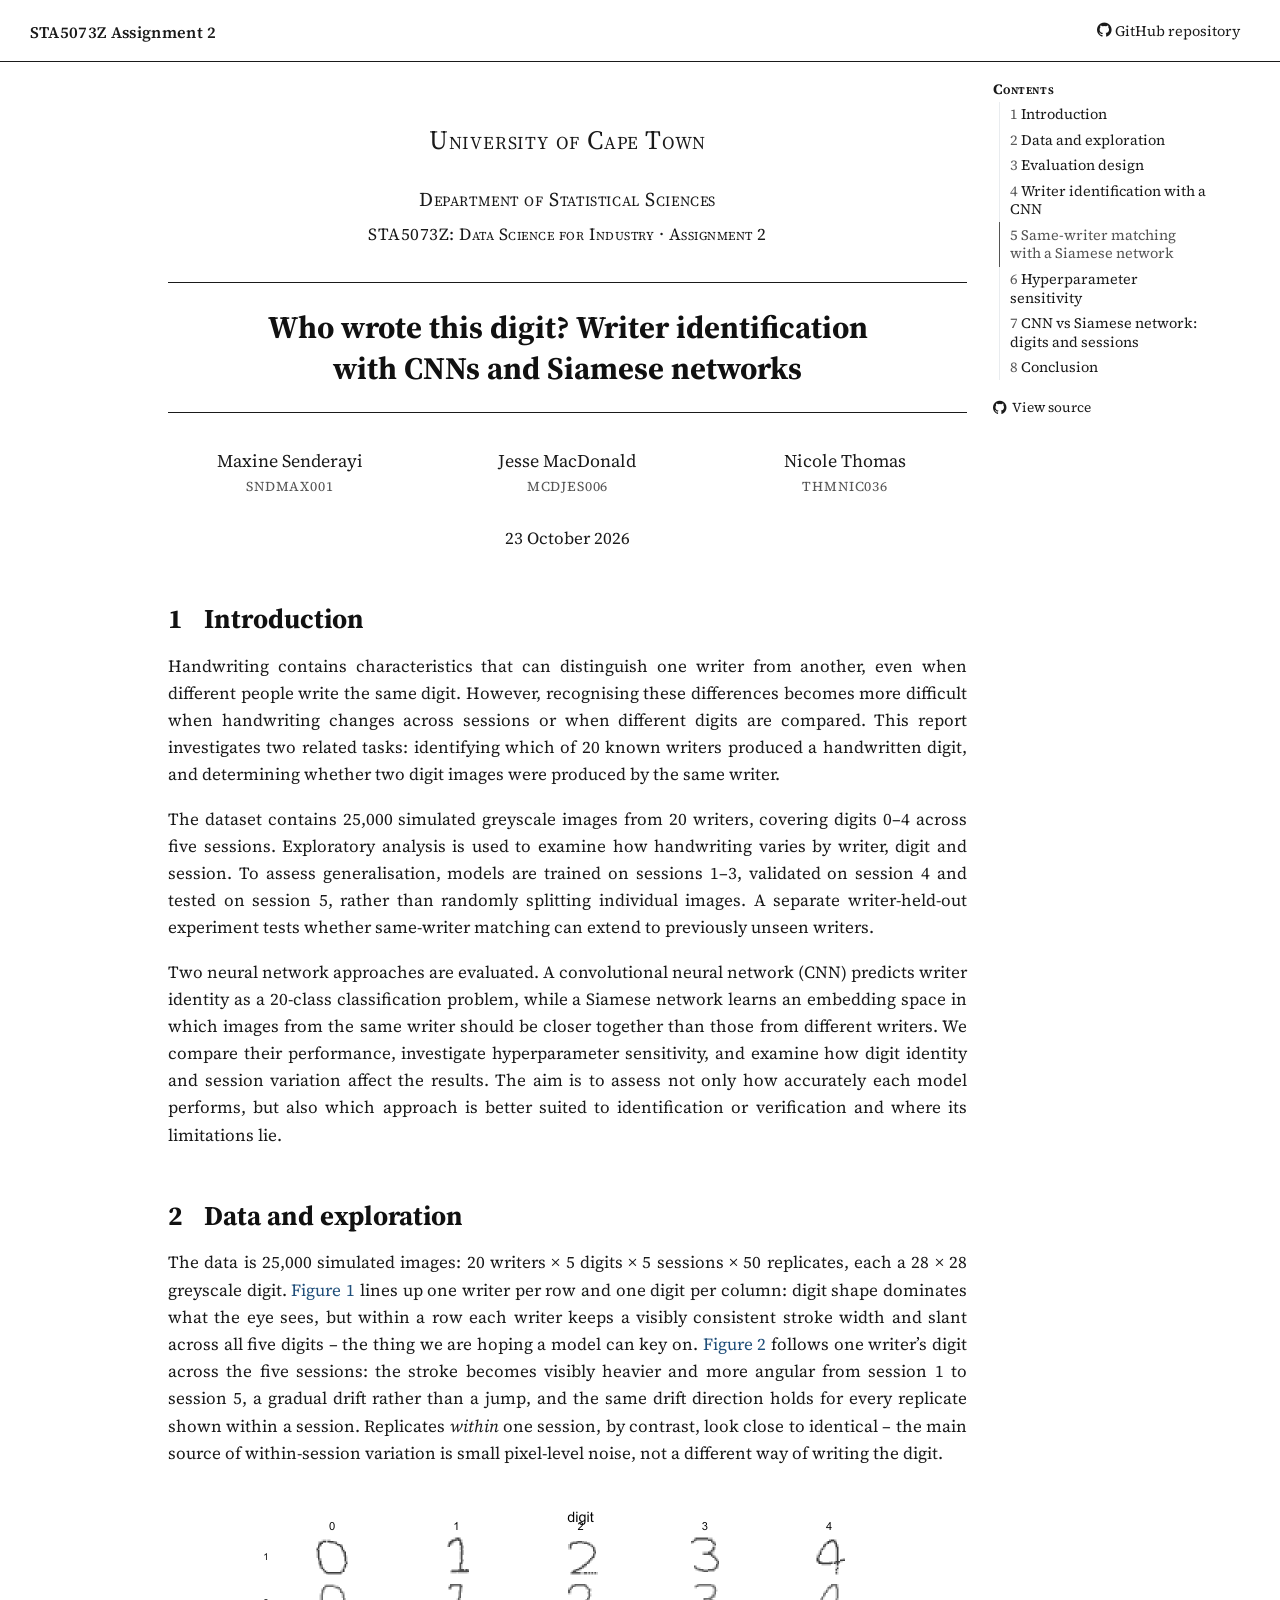
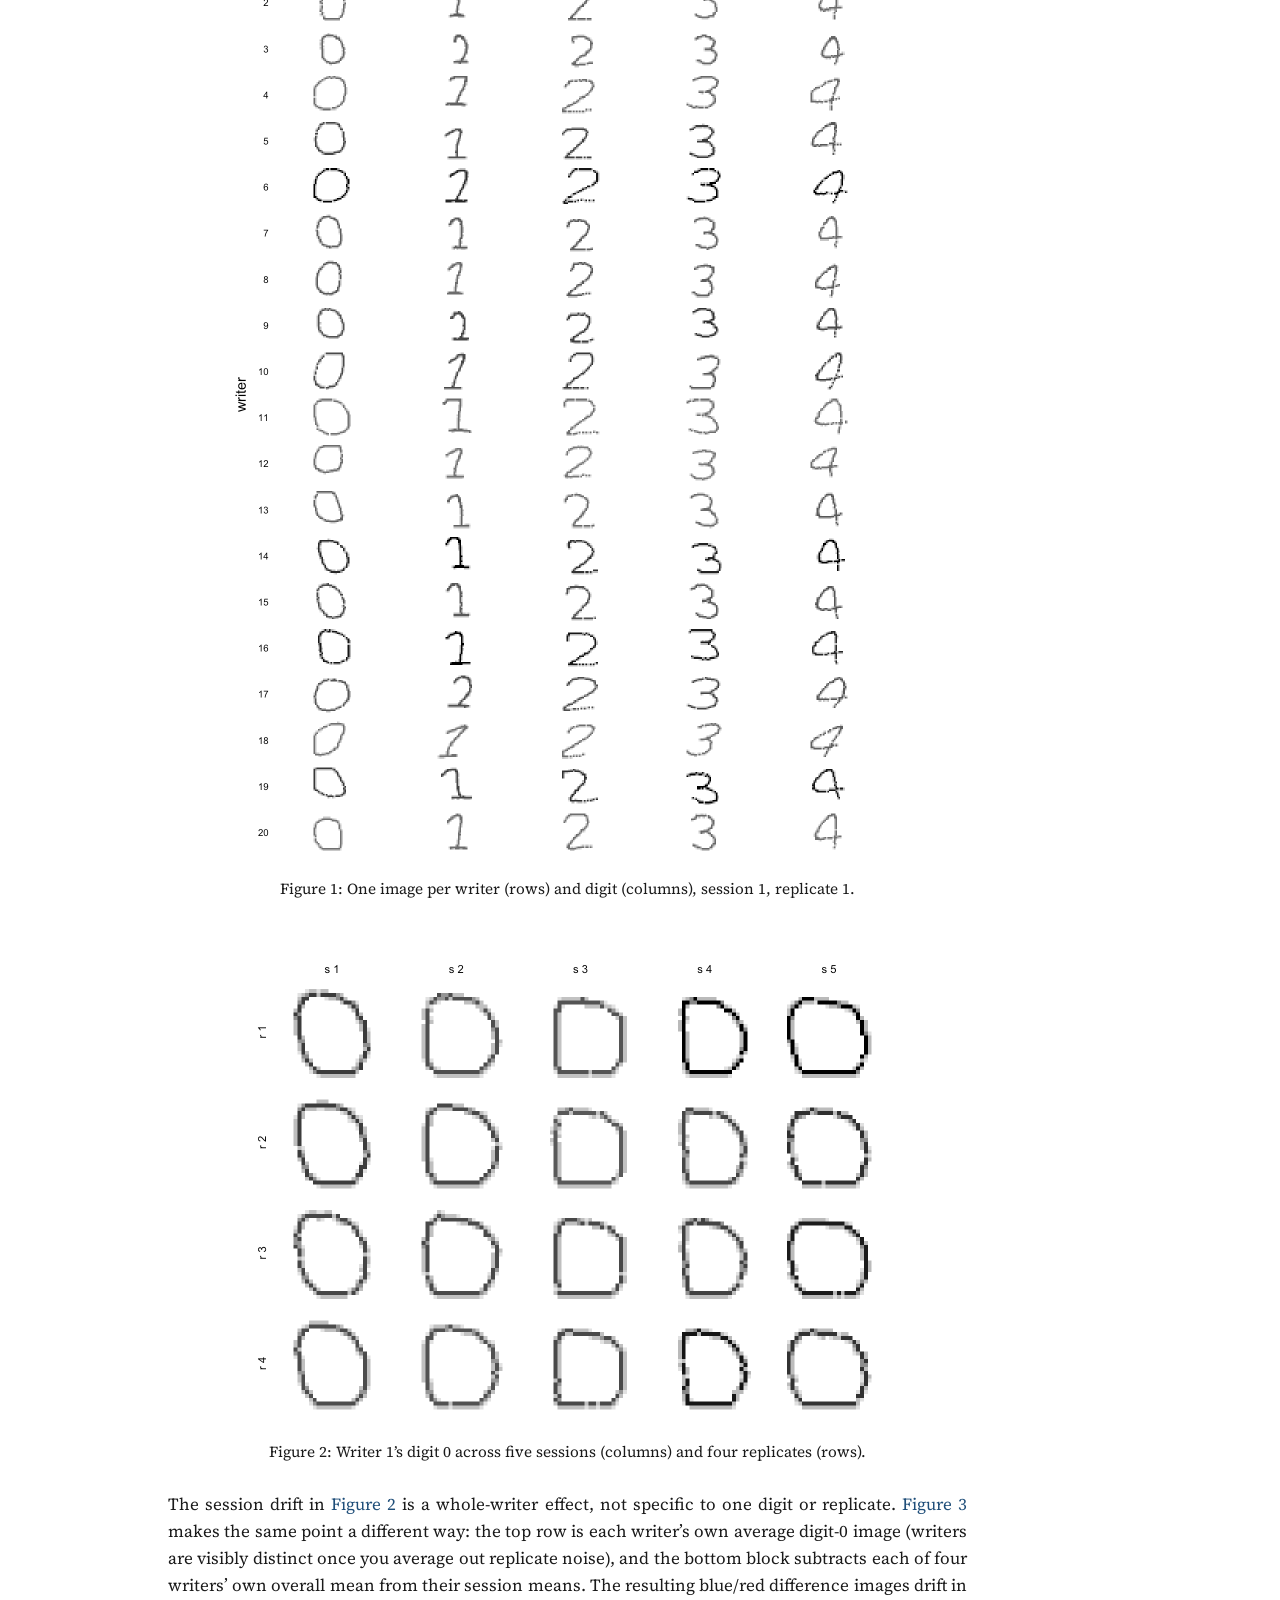
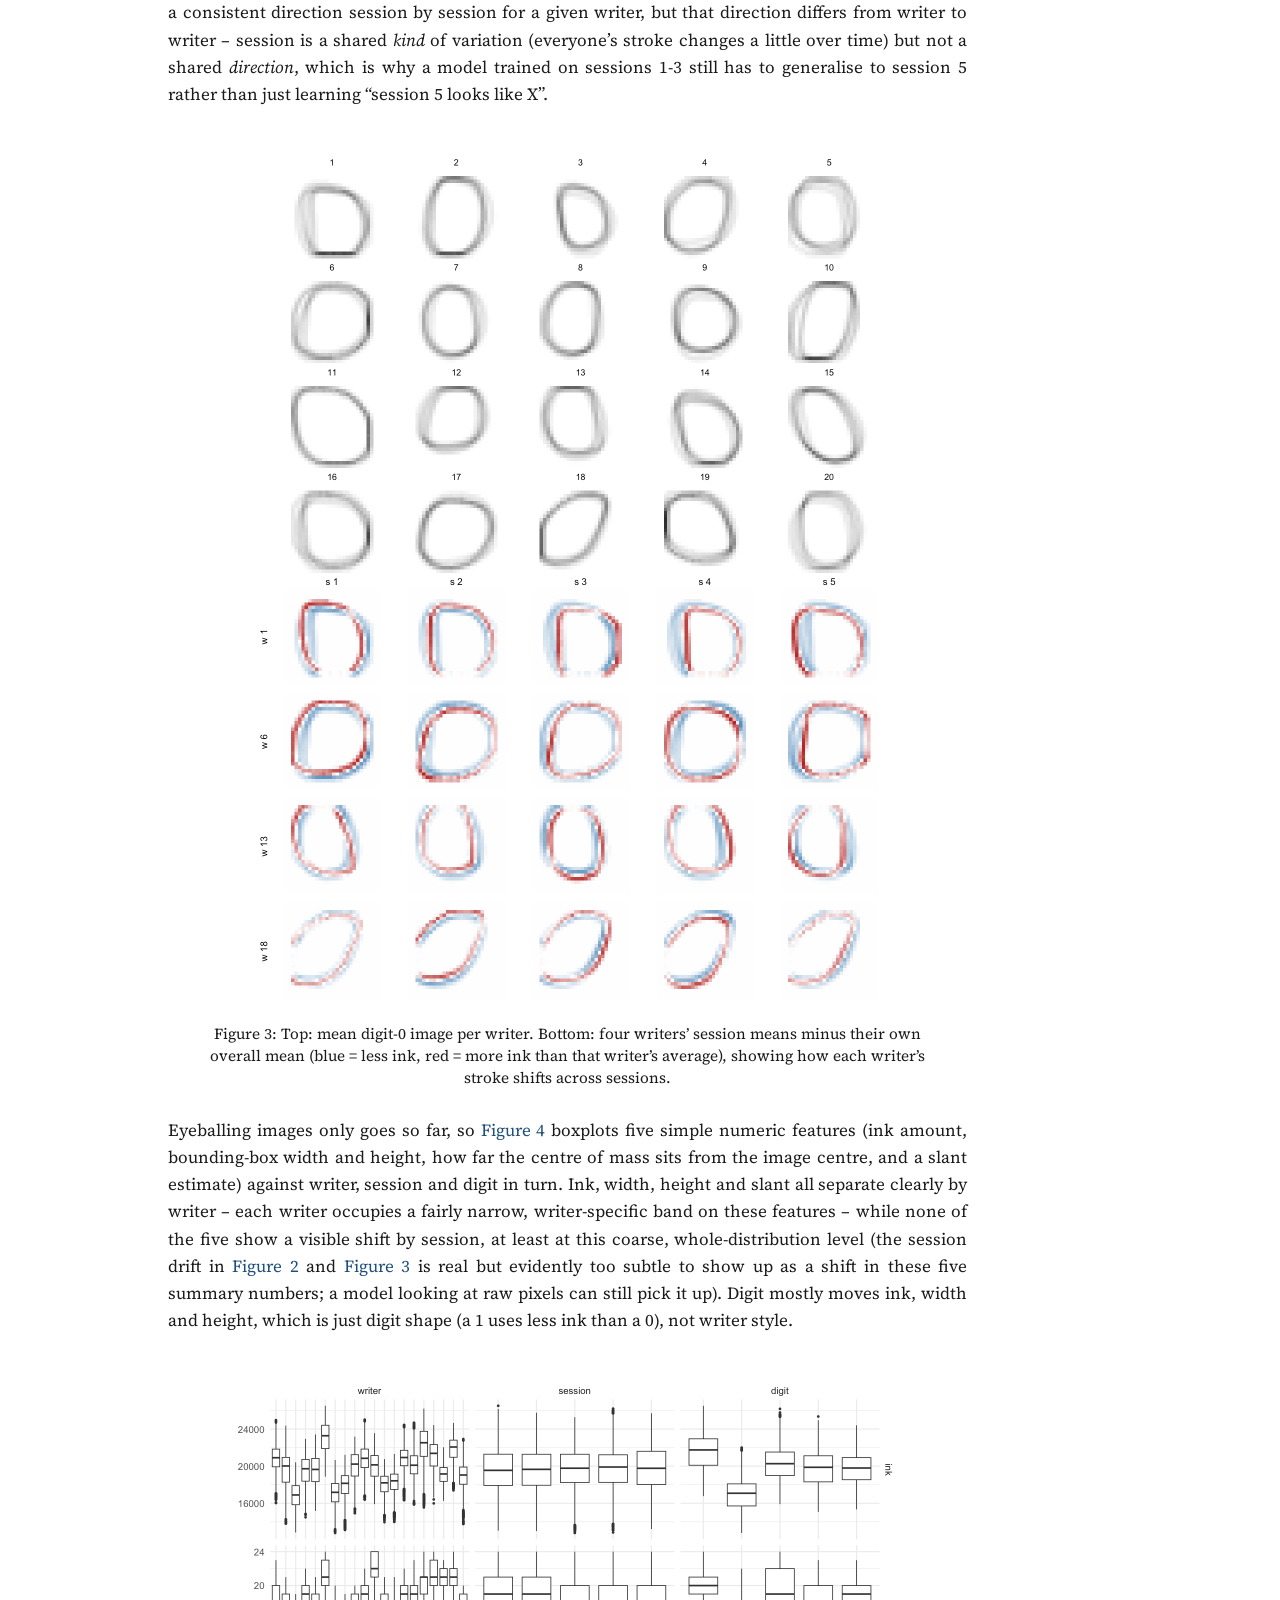
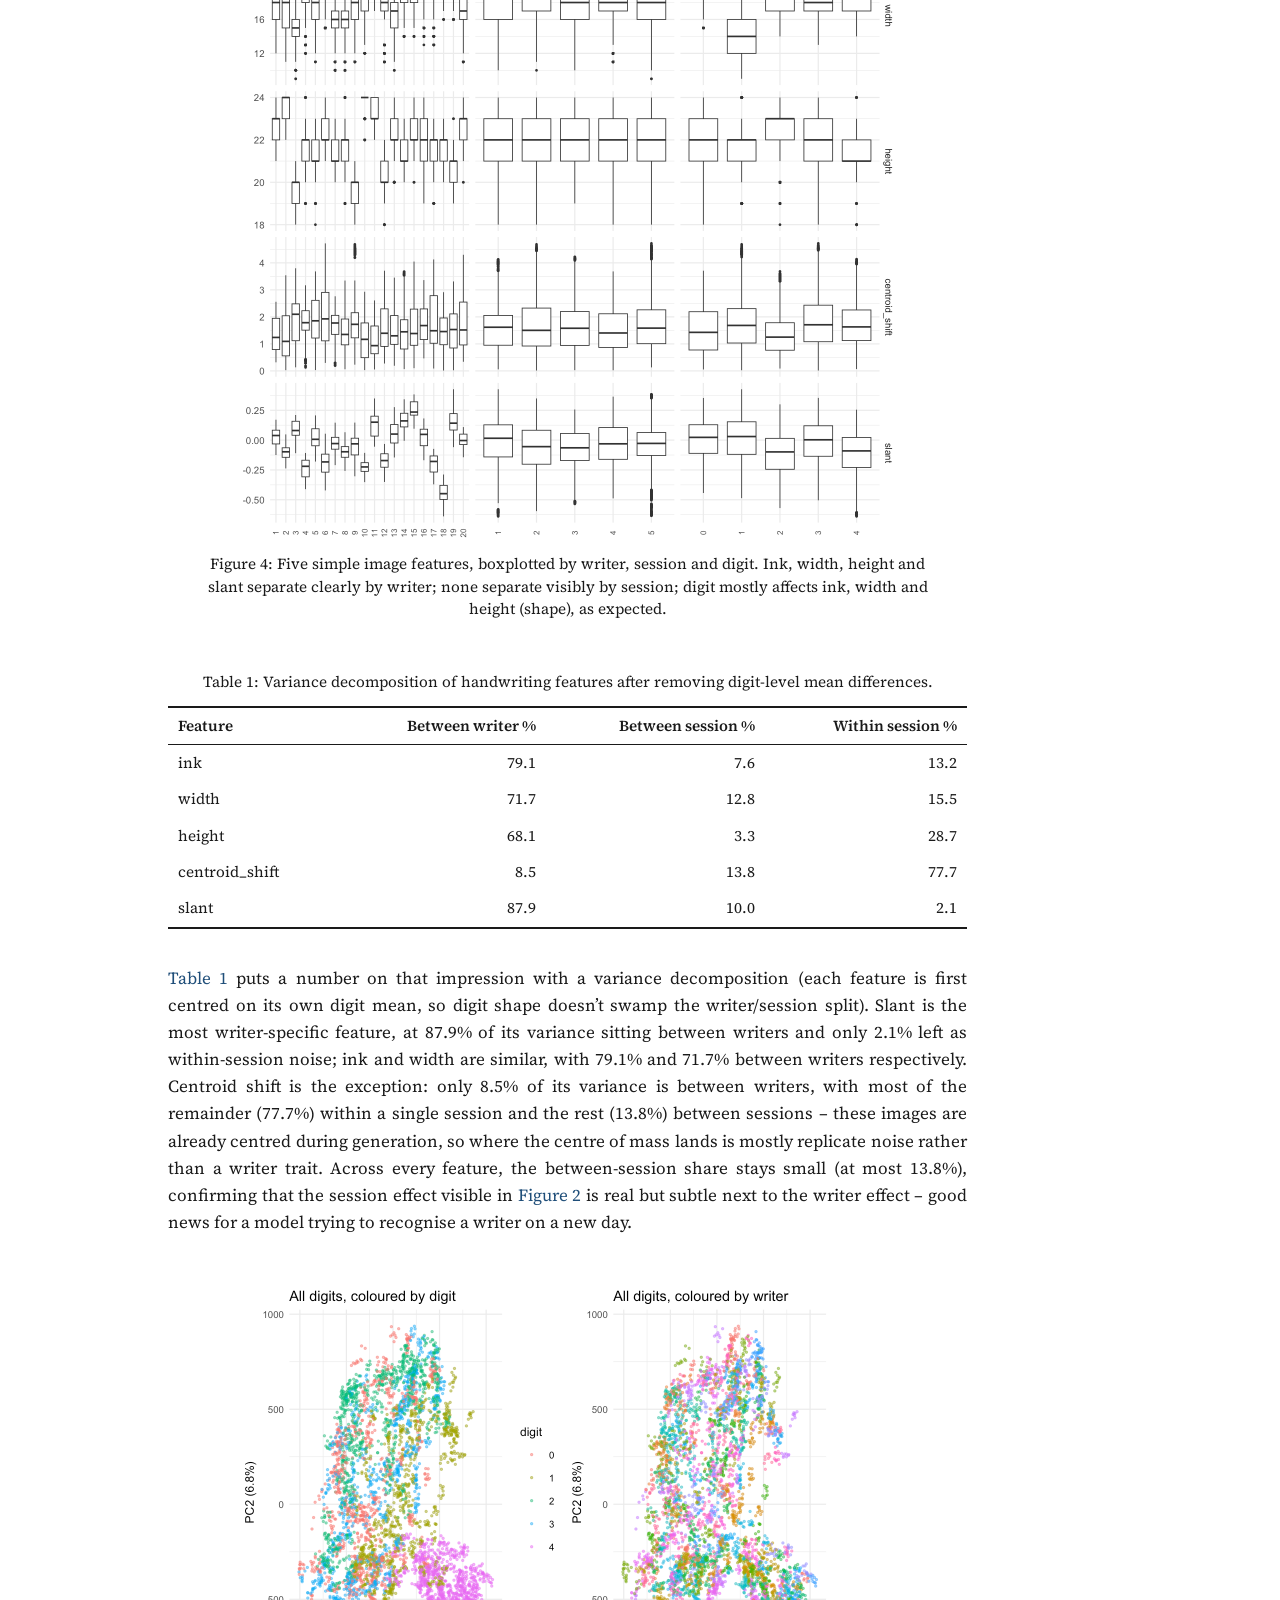
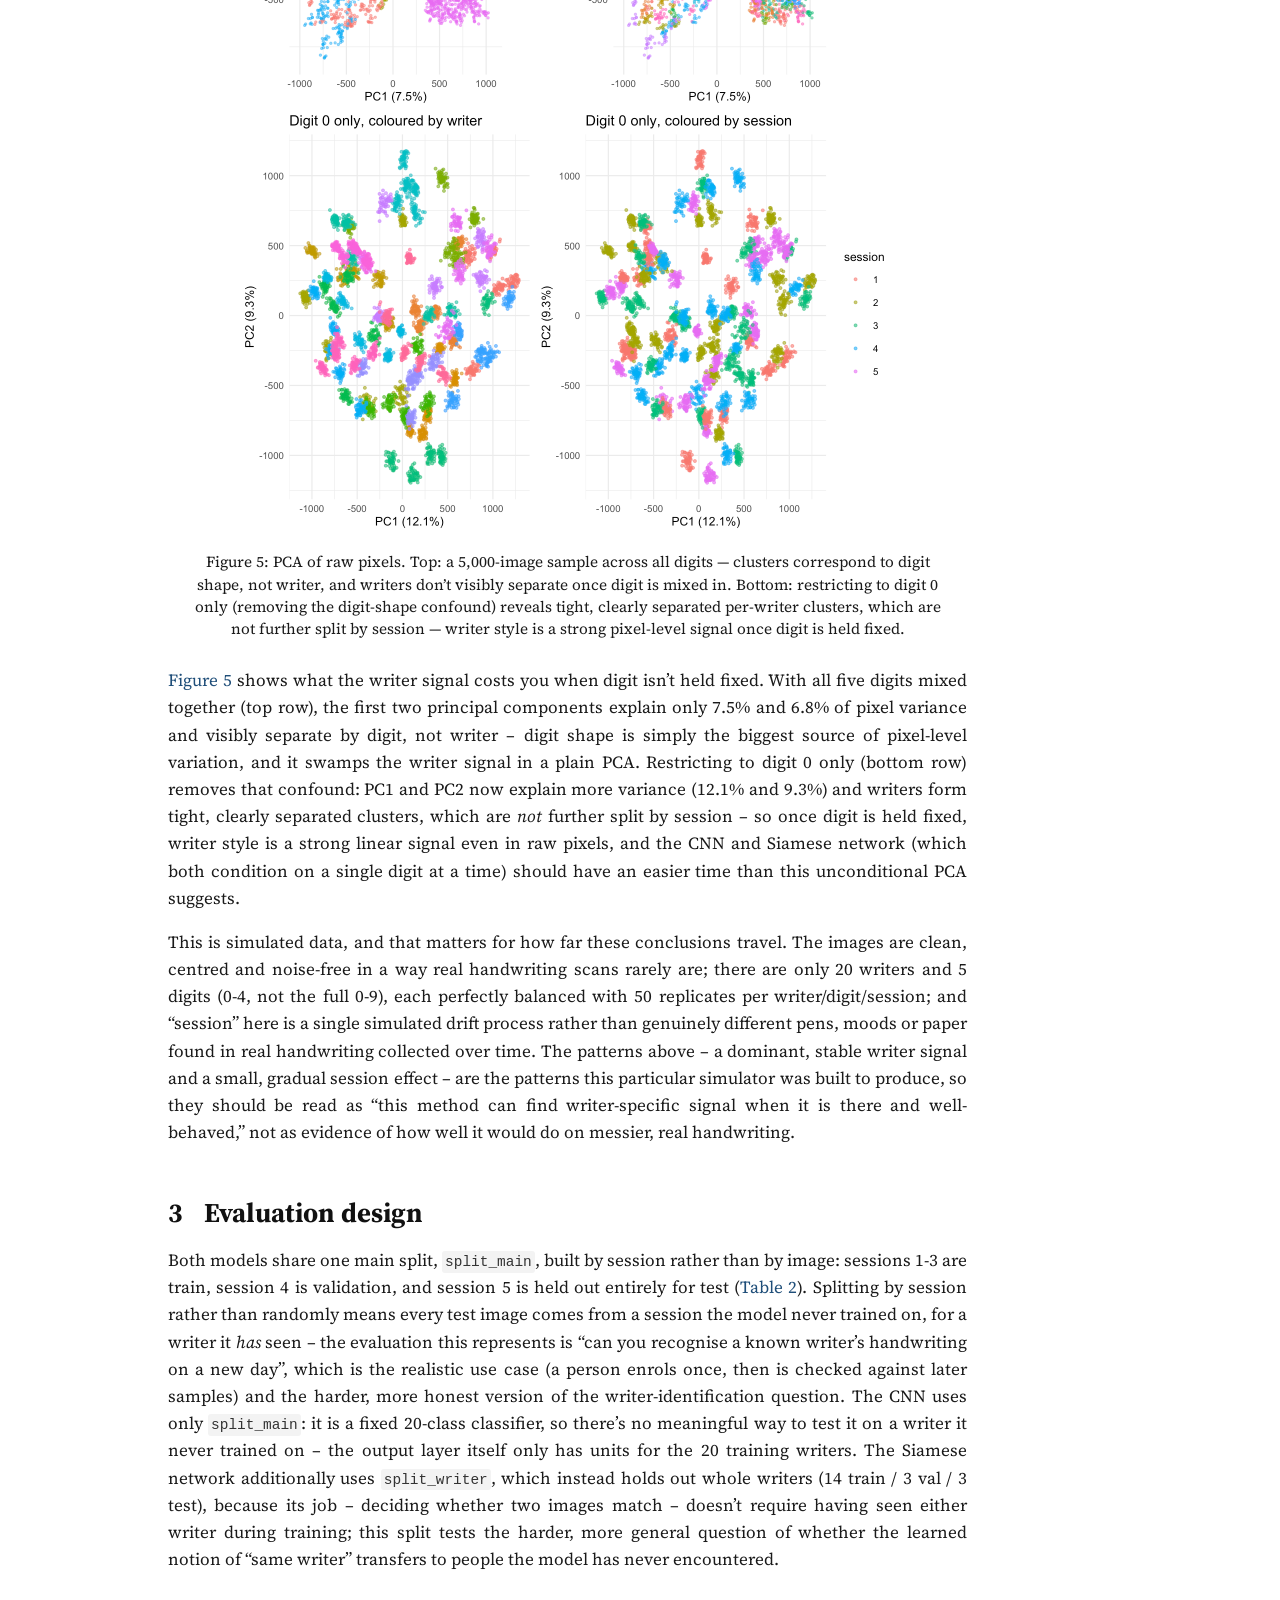
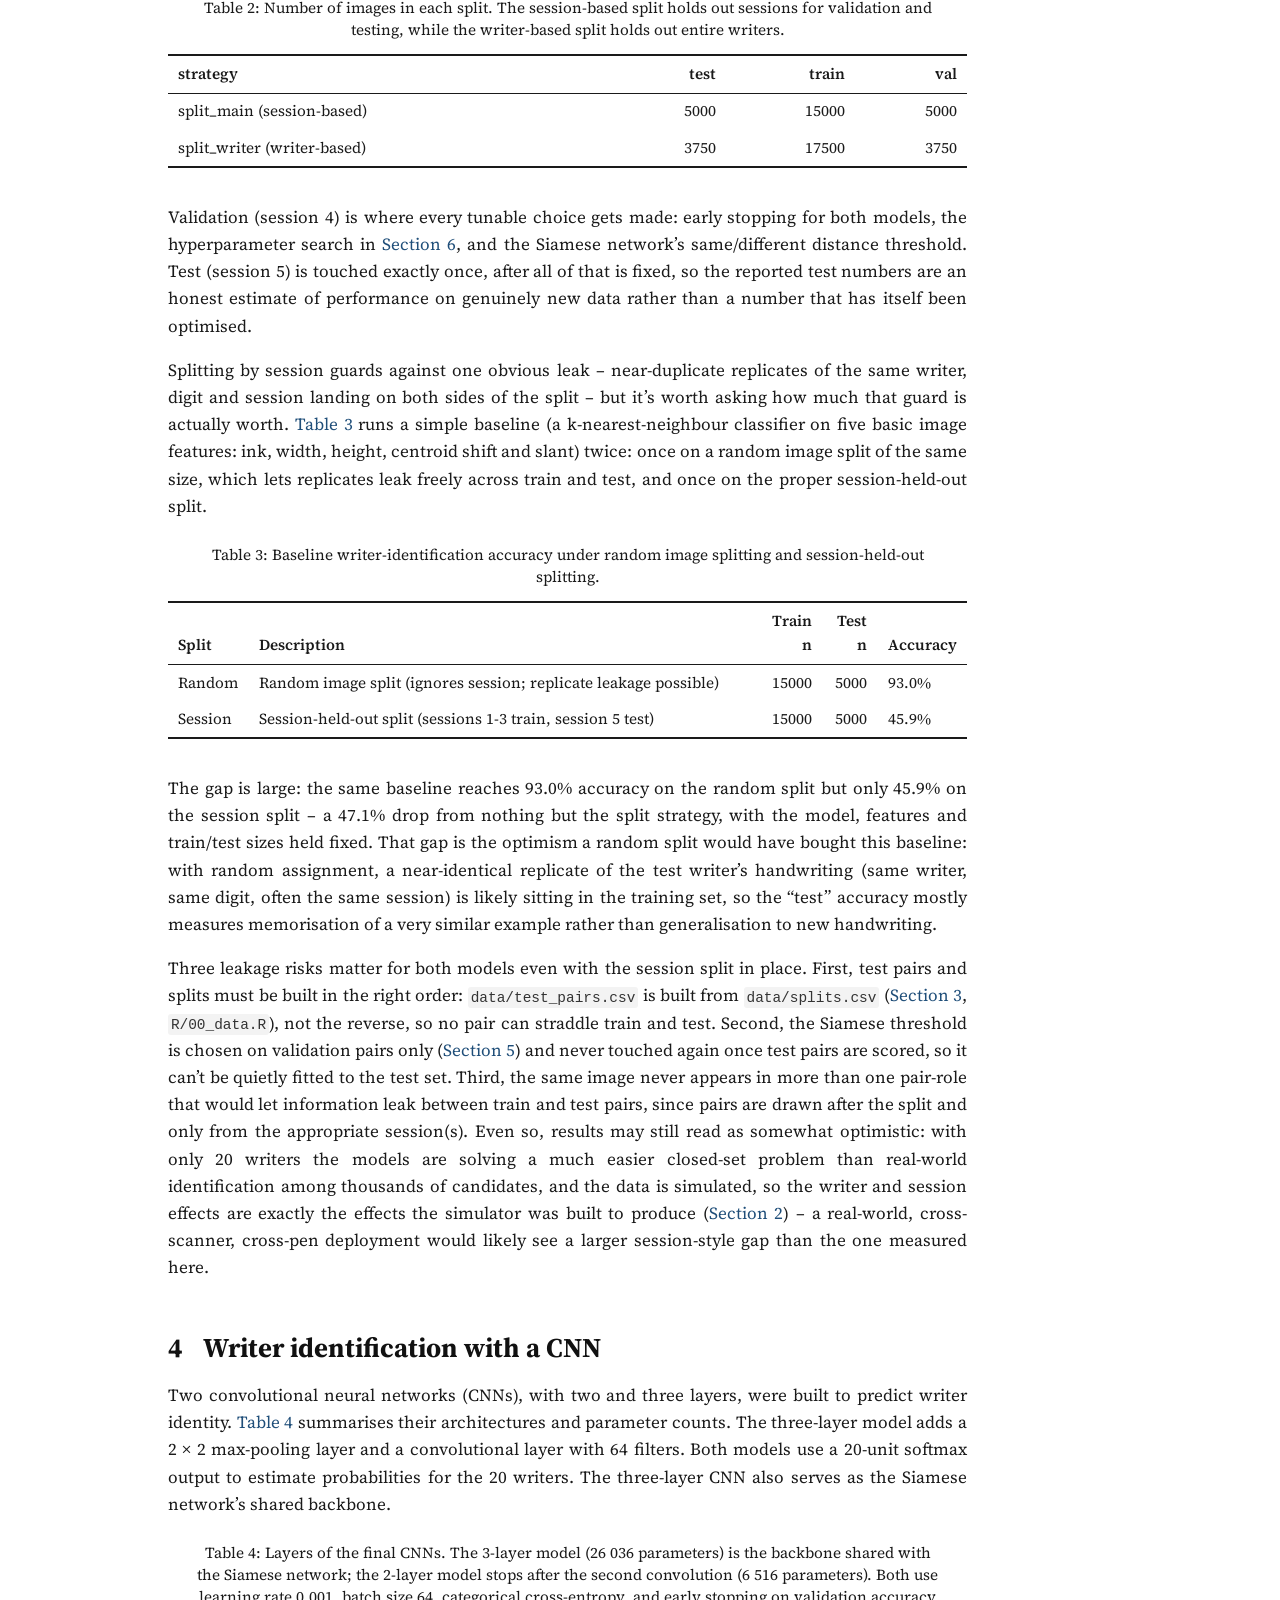
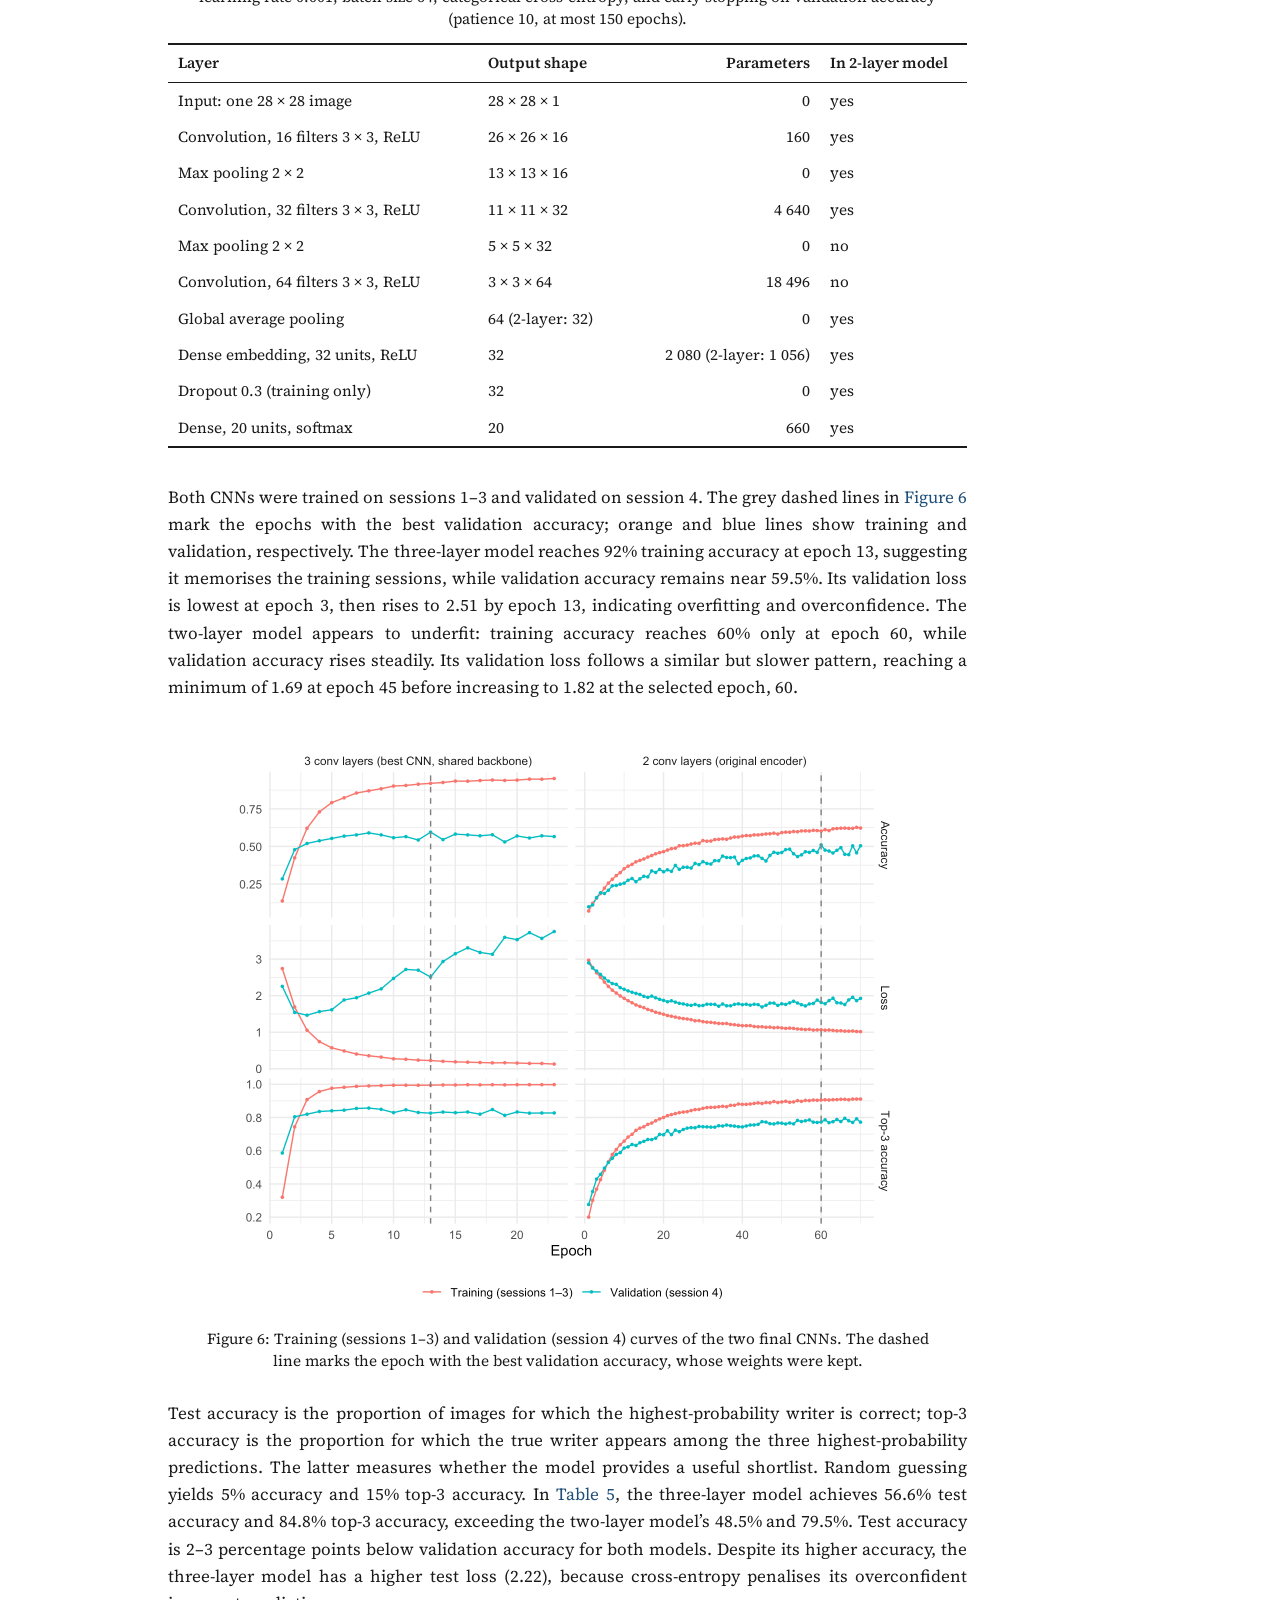
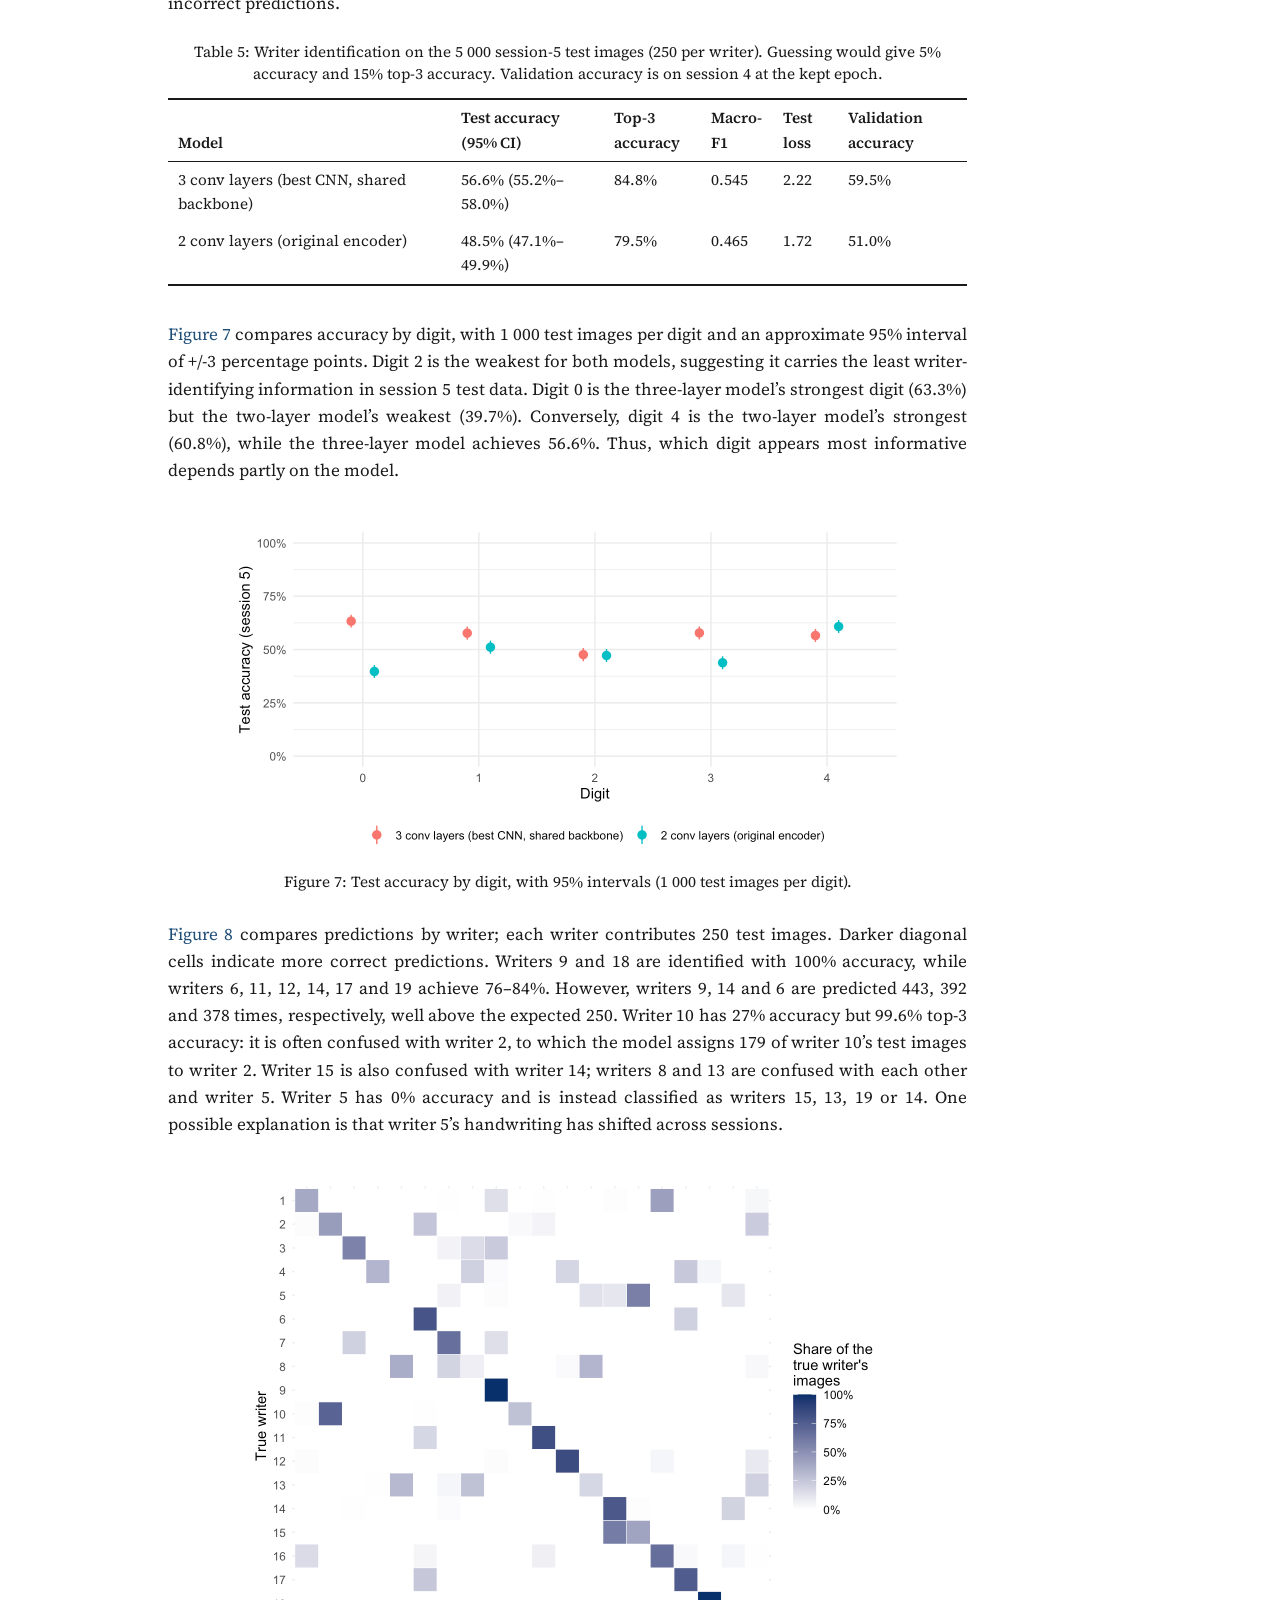
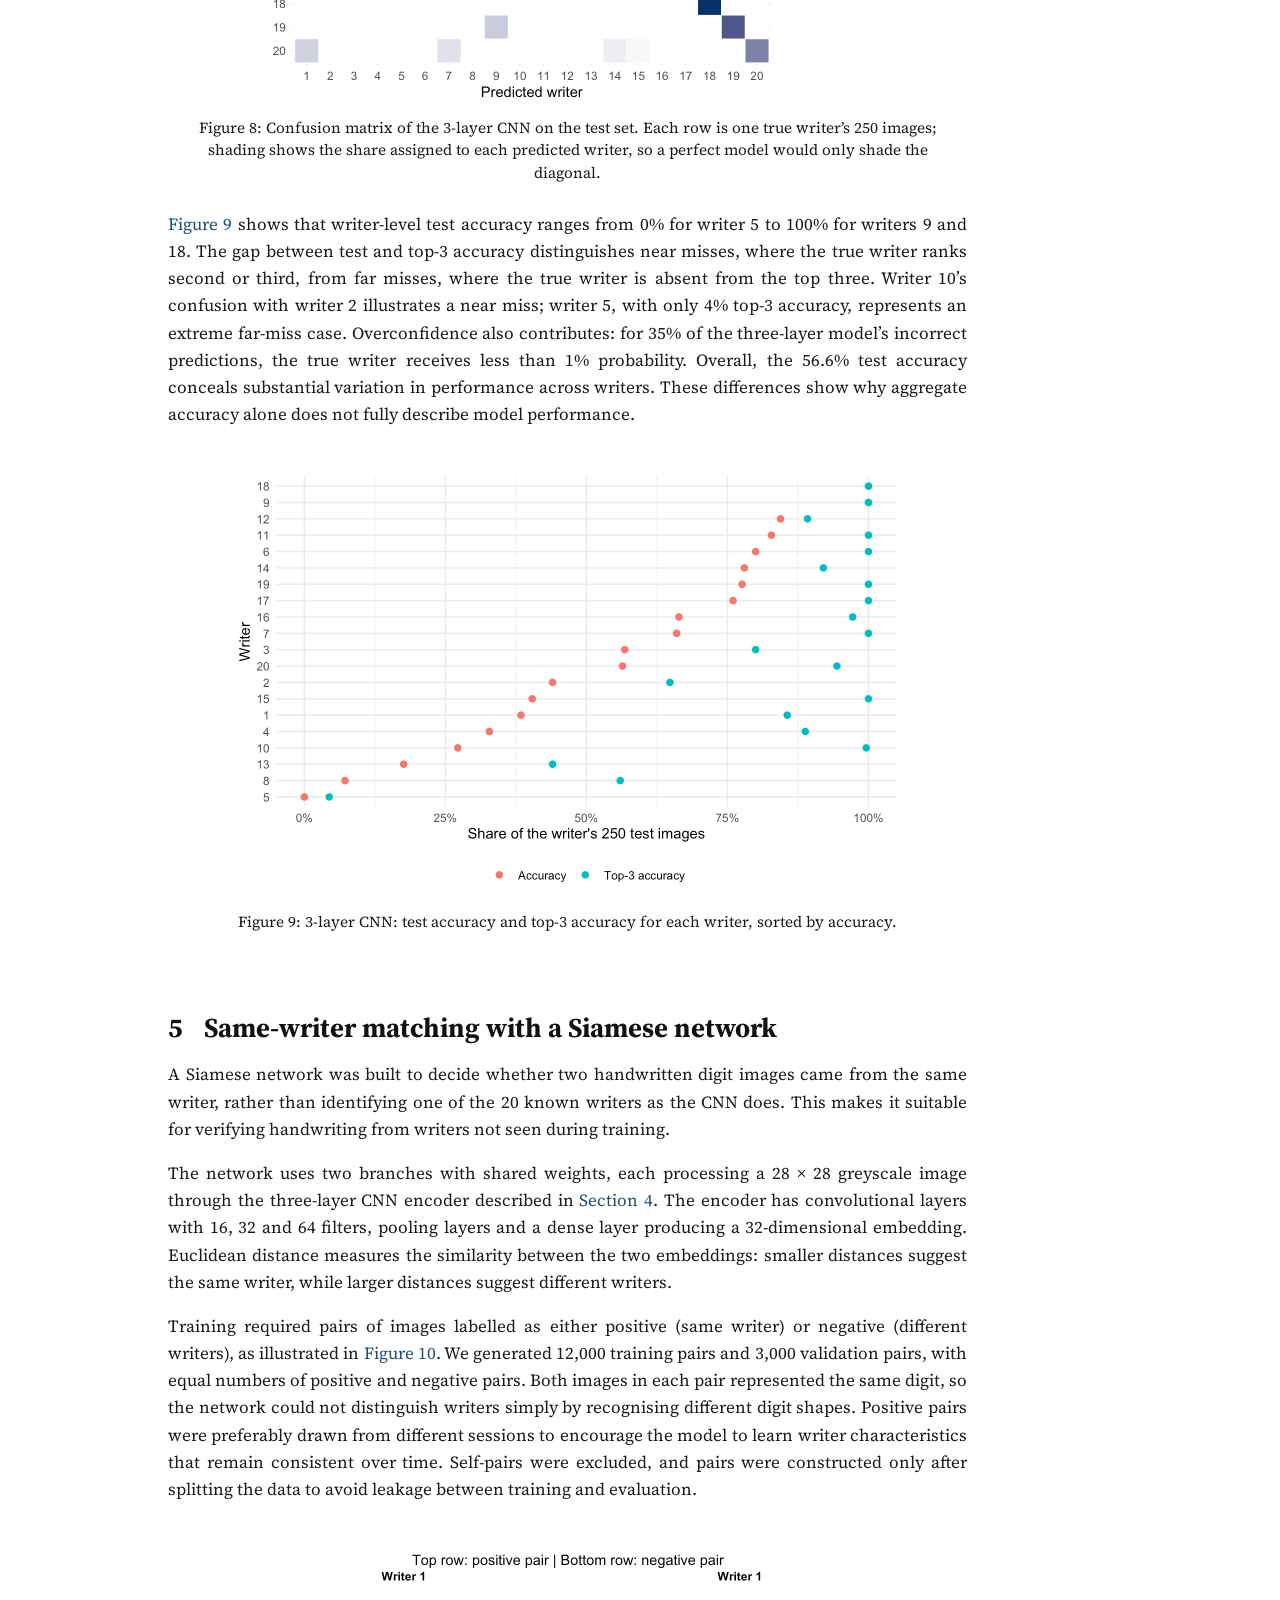
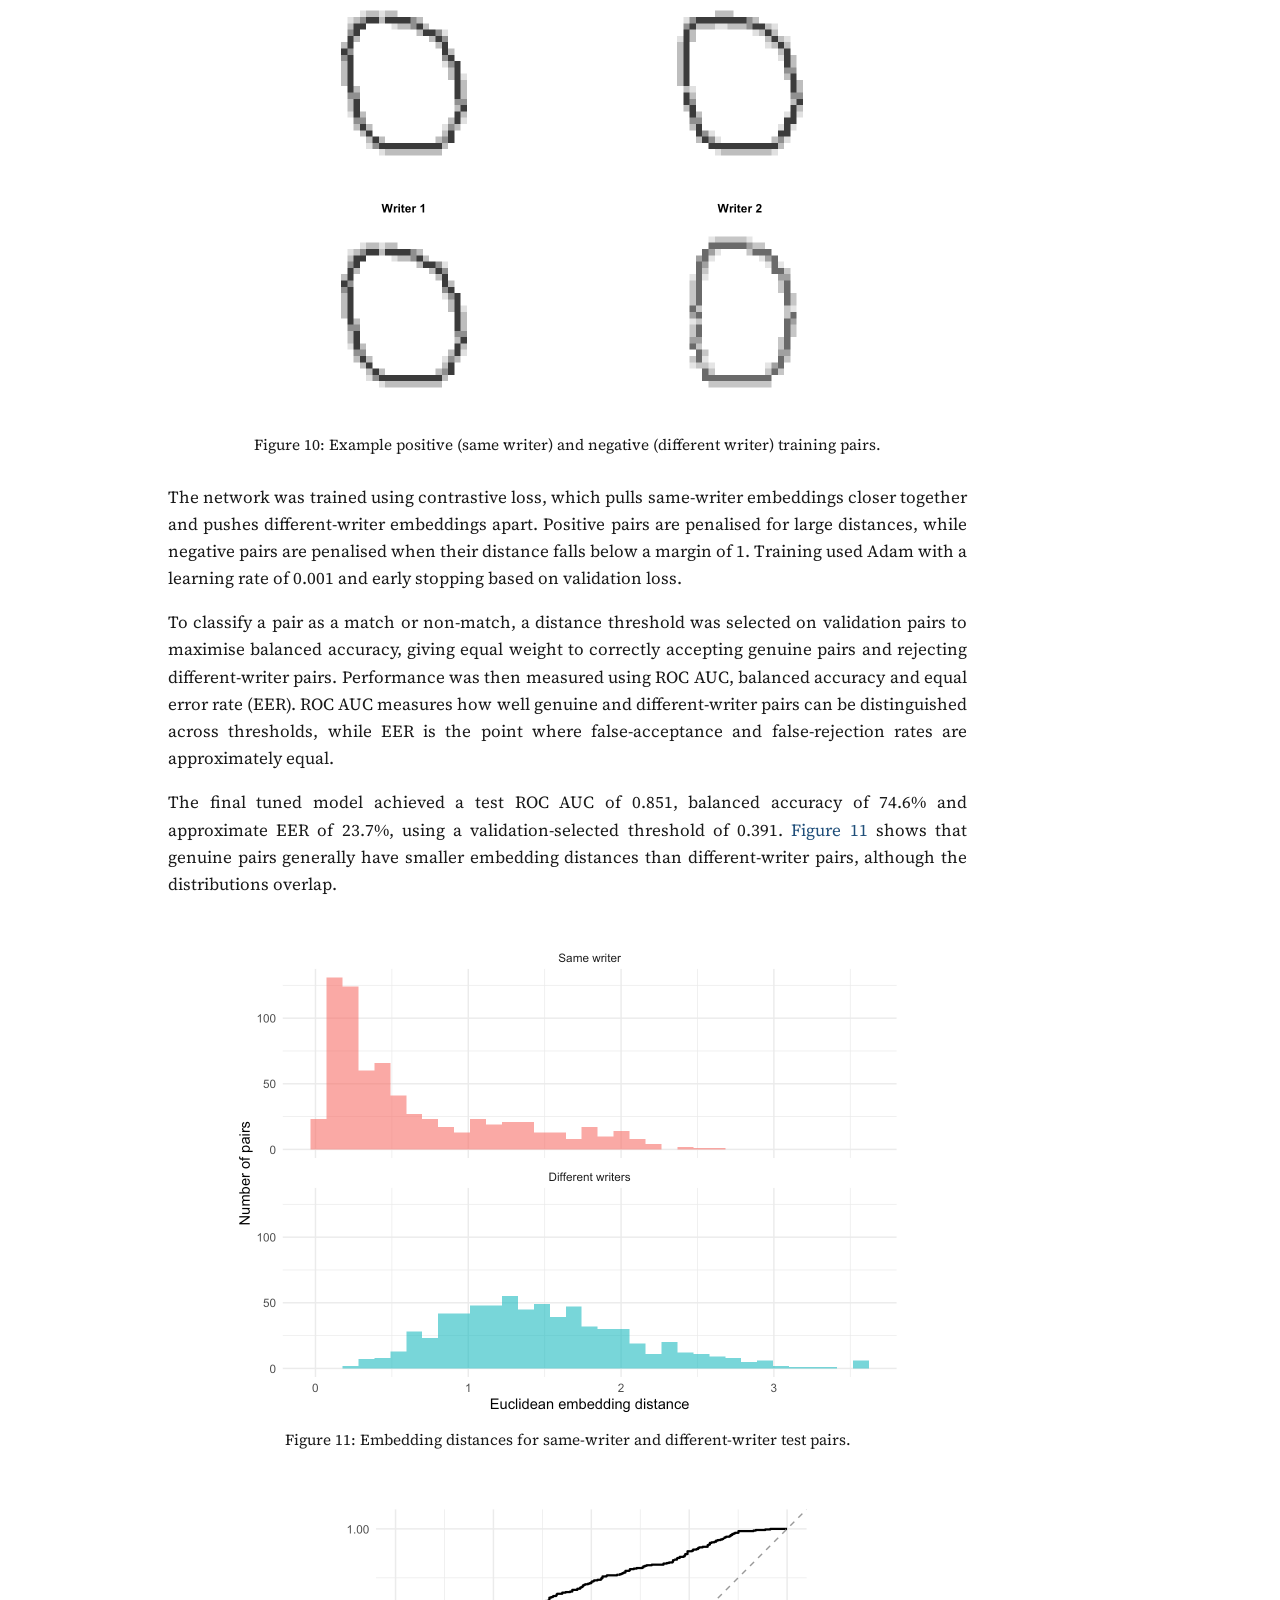
<file: docs/index.html>
<!DOCTYPE html>
<html xmlns="http://www.w3.org/1999/xhtml" lang="en-GB" xml:lang="en-GB"><head>

<meta charset="utf-8">
<meta name="generator" content="quarto-1.10.18">

<meta name="viewport" content="width=device-width, initial-scale=1.0, user-scalable=yes">

<meta name="author" content="Maxine Senderayi">
<meta name="author" content="Jesse MacDonald">
<meta name="author" content="Nicole Thomas">
<meta name="dcterms.date" content="2026-10-23">

<title>Who wrote this digit? Writer identification with CNNs and Siamese networks – STA5073Z Assignment 2</title>
<style>
/* Default styles provided by pandoc.
** See https://pandoc.org/MANUAL.html#variables-for-html for config info.
*/
span.smallcaps{font-variant: small-caps;}
div.columns{display: flex; gap: 1.5em;}
div.column{flex: auto;}
@media screen {
div.columns{gap: min(4vw, 1.5em);}
div.column{overflow-x: auto;}
}
div.hanging-indent{margin-left: 1.5em; text-indent: -1.5em;}
ul.task-list{list-style: none;}
ul.task-list li input[type="checkbox"] {
  width: 0.8em;
  margin: 0 0.8em 0.2em -1em; /* quarto-specific, see https://github.com/quarto-dev/quarto-cli/issues/4556 */ 
  vertical-align: middle;
}
</style>


<script src="site_libs/quarto-nav/quarto-nav.js"></script>
<script src="site_libs/quarto-nav/headroom.min.js"></script>
<script src="site_libs/clipboard/clipboard.min.js"></script>
<script src="site_libs/quarto-html/quarto.js" type="module"></script>
<script src="site_libs/quarto-html/tabsets/tabsets.js" type="module"></script>
<script src="site_libs/quarto-html/popper.min.js"></script>
<script src="site_libs/quarto-html/tippy.umd.min.js"></script>
<script src="site_libs/quarto-html/anchor.min.js"></script>
<link href="site_libs/quarto-html/tippy.css" rel="stylesheet">
<link href="site_libs/quarto-html/quarto-syntax-highlighting-64a204ab8560d761af7679ceaba22944.css" rel="stylesheet" id="quarto-text-highlighting-styles">
<script src="site_libs/bootstrap/bootstrap.min.js"></script>
<link href="site_libs/bootstrap/bootstrap-icons.css" rel="stylesheet">
<link href="site_libs/bootstrap/bootstrap-3d155d85bfa2f5f58843c969ce148ad4.min.css" rel="stylesheet" append-hash="true" id="quarto-bootstrap" data-mode="light">
<script id="quarto-search-options" type="application/json">{
  "language": {
    "search-no-results-text": "No results",
    "search-matching-documents-text": "matching documents",
    "search-copy-link-title": "Copy link to search",
    "search-hide-matches-text": "Hide additional matches",
    "search-more-match-text": "more match in this document",
    "search-more-matches-text": "more matches in this document",
    "search-clear-button-title": "Clear",
    "search-text-placeholder": "",
    "search-detached-cancel-button-title": "Cancel",
    "search-submit-button-title": "Submit",
    "search-label": "Search"
  }
}</script>


<link rel="stylesheet" href="assets/fonts.css">
</head>

<body class="nav-fixed quarto-light">

<div id="quarto-search-results"></div>
  <header id="quarto-header" class="headroom fixed-top">
    <nav class="navbar navbar-expand-lg " data-bs-theme="dark">
      <div class="navbar-container container-fluid">
      <div class="navbar-brand-container mx-auto">
    <a class="navbar-brand" href="./index.html">
    <span class="navbar-title">STA5073Z Assignment 2</span>
    </a>
  </div>
          <button class="navbar-toggler" type="button" data-bs-toggle="collapse" data-bs-target="#navbarCollapse" aria-controls="navbarCollapse" role="menu" aria-expanded="false" aria-label="Toggle navigation" onclick="if (window.quartoToggleHeadroom) { window.quartoToggleHeadroom(); }">
  <span class="navbar-toggler-icon"></span>
</button>
          <div class="collapse navbar-collapse" id="navbarCollapse">
            <ul class="navbar-nav navbar-nav-scroll ms-auto">
  <li class="nav-item">
    <a class="nav-link" href="https://github.com/Maxinechiedza/ds4i_assignment2"> <i class="bi bi-github" role="img">
</i> 
<span class="menu-text">GitHub repository</span></a>
  </li>  
</ul>
          </div> <!-- /navcollapse -->
            <div class="quarto-navbar-tools">
</div>
      </div> <!-- /container-fluid -->
    </nav>
</header>
<!-- content -->
<div id="quarto-content" class="quarto-container page-columns page-rows-contents page-layout-article page-navbar">
<!-- sidebar -->
<!-- margin-sidebar -->
    <div id="quarto-margin-sidebar" class="sidebar margin-sidebar">
        <nav id="TOC" role="doc-toc" class="toc-active">
    <h2 id="toc-title">Contents</h2>
   
  <ul class="collapse">
  <li><a href="#sec-intro" id="toc-sec-intro" class="nav-link active" data-scroll-target="#sec-intro"><span class="header-section-number">1</span> Introduction</a></li>
  <li><a href="#sec-eda" id="toc-sec-eda" class="nav-link" data-scroll-target="#sec-eda"><span class="header-section-number">2</span> Data and exploration</a></li>
  <li><a href="#sec-split" id="toc-sec-split" class="nav-link" data-scroll-target="#sec-split"><span class="header-section-number">3</span> Evaluation design</a></li>
  <li><a href="#sec-cnn" id="toc-sec-cnn" class="nav-link" data-scroll-target="#sec-cnn"><span class="header-section-number">4</span> Writer identification with a CNN</a></li>
  <li><a href="#sec-siam" id="toc-sec-siam" class="nav-link" data-scroll-target="#sec-siam"><span class="header-section-number">5</span> Same-writer matching with a Siamese network</a></li>
  <li><a href="#sec-tune" id="toc-sec-tune" class="nav-link" data-scroll-target="#sec-tune"><span class="header-section-number">6</span> Hyperparameter sensitivity</a>
  <ul class="collapse">
  <li><a href="#sec-tune-cnn" id="toc-sec-tune-cnn" class="nav-link" data-scroll-target="#sec-tune-cnn"><span class="header-section-number">6.1</span> CNN</a></li>
  <li><a href="#sec-tune-siam" id="toc-sec-tune-siam" class="nav-link" data-scroll-target="#sec-tune-siam"><span class="header-section-number">6.2</span> Siamese network</a></li>
  </ul></li>
  <li><a href="#sec-comp" id="toc-sec-comp" class="nav-link" data-scroll-target="#sec-comp"><span class="header-section-number">7</span> CNN vs Siamese network: digits and sessions</a>
  <ul class="collapse">
  <li><a href="#sec-comp-cnn" id="toc-sec-comp-cnn" class="nav-link" data-scroll-target="#sec-comp-cnn"><span class="header-section-number">7.1</span> CNN results by digit and session</a></li>
  <li><a href="#sec-comp-siam" id="toc-sec-comp-siam" class="nav-link" data-scroll-target="#sec-comp-siam"><span class="header-section-number">7.2</span> Siamese results by digit and session</a></li>
  <li><a href="#sec-comp-both" id="toc-sec-comp-both" class="nav-link" data-scroll-target="#sec-comp-both"><span class="header-section-number">7.3</span> Side by side</a></li>
  </ul></li>
  <li><a href="#sec-conclusion" id="toc-sec-conclusion" class="nav-link" data-scroll-target="#sec-conclusion"><span class="header-section-number">8</span> Conclusion</a></li>
  
  
  </ul>
<div class="toc-actions"><ul class="collapse"><li><a href="https://github.com/Maxinechiedza/ds4i_assignment2/blob/main/index.qmd" class="toc-action"><i class="bi bi-github"></i>View source</a></li></ul></div></nav>
    </div>
<!-- main -->
<main class="content" id="quarto-document-content">

<header id="title-block-header" class="quarto-title-block report-title">
<p class="report-institution">University of Cape Town</p>
<p class="report-department">Department of Statistical Sciences</p>
<p class="report-course">STA5073Z: Data Science for Industry · Assignment 2</p>

<hr class="report-rule">
<h1 class="title display-7">Who wrote this digit? Writer identification with CNNs and Siamese networks</h1>
<hr class="report-rule">

<div class="report-authors">
  <div class="report-author">
    <span class="report-author-name">Maxine Senderayi</span>
        <span class="report-author-id">SNDMAX001</span>
      </div>
  <div class="report-author">
    <span class="report-author-name">Jesse MacDonald</span>
        <span class="report-author-id">MCDJES006</span>
      </div>
  <div class="report-author">
    <span class="report-author-name">Nicole Thomas</span>
        <span class="report-author-id">THMNIC036</span>
      </div>
</div>

<p class="report-date date">23 October 2026</p>

</header>


<section id="sec-intro" class="level1" data-number="1">
<h1 data-number="1"><span class="header-section-number">1</span> Introduction</h1>
<p>Handwriting contains characteristics that can distinguish one writer from another, even when different people write the same digit. However, recognising these differences becomes more difficult when handwriting changes across sessions or when different digits are compared. This report investigates two related tasks: identifying which of 20 known writers produced a handwritten digit, and determining whether two digit images were produced by the same writer.</p>
<p>The dataset contains 25,000 simulated greyscale images from 20 writers, covering digits 0–4 across five sessions. Exploratory analysis is used to examine how handwriting varies by writer, digit and session. To assess generalisation, models are trained on sessions 1–3, validated on session 4 and tested on session 5, rather than randomly splitting individual images. A separate writer-held-out experiment tests whether same-writer matching can extend to previously unseen writers.</p>
<p>Two neural network approaches are evaluated. A convolutional neural network (CNN) predicts writer identity as a 20-class classification problem, while a Siamese network learns an embedding space in which images from the same writer should be closer together than those from different writers. We compare their performance, investigate hyperparameter sensitivity, and examine how digit identity and session variation affect the results. The aim is to assess not only how accurately each model performs, but also which approach is better suited to identification or verification and where its limitations lie.</p>
</section>
<section id="sec-eda" class="level1" data-number="2">
<h1 data-number="2"><span class="header-section-number">2</span> Data and exploration</h1>
<p>The data is 25,000 simulated images: 20 writers × 5 digits × 5 sessions × 50 replicates, each a 28 × 28 greyscale digit. <a href="#fig-eda-grid" class="quarto-xref">Figure&nbsp;1</a> lines up one writer per row and one digit per column: digit shape dominates what the eye sees, but within a row each writer keeps a visibly consistent stroke width and slant across all five digits – the thing we are hoping a model can key on. <a href="#fig-eda-sessions" class="quarto-xref">Figure&nbsp;2</a> follows one writer’s digit across the five sessions: the stroke becomes visibly heavier and more angular from session 1 to session 5, a gradual drift rather than a jump, and the same drift direction holds for every replicate shown within a session. Replicates <em>within</em> one session, by contrast, look close to identical – the main source of within-session variation is small pixel-level noise, not a different way of writing the digit.</p>
<div class="cell">
<div class="cell-output-display">
<div id="fig-eda-grid" class="quarto-float quarto-figure quarto-figure-center anchored">
<figure class="quarto-float quarto-float-fig figure">
<div aria-describedby="fig-eda-grid-caption-0ceaefa1-69ba-4598-a22c-09a6ac19f8ca">
<img src="index_files/figure-html/fig-eda-grid-1.png" class="img-fluid figure-img" width="672">
</div>
<figcaption class="quarto-float-caption-bottom quarto-float-caption quarto-float-fig" id="fig-eda-grid-caption-0ceaefa1-69ba-4598-a22c-09a6ac19f8ca">
Figure&nbsp;1: One image per writer (rows) and digit (columns), session 1, replicate 1.
</figcaption>
</figure>
</div>
</div>
</div>
<div class="cell">
<div class="cell-output-display">
<div id="fig-eda-sessions" class="quarto-float quarto-figure quarto-figure-center anchored">
<figure class="quarto-float quarto-float-fig figure">
<div aria-describedby="fig-eda-sessions-caption-0ceaefa1-69ba-4598-a22c-09a6ac19f8ca">
<img src="index_files/figure-html/fig-eda-sessions-1.png" class="img-fluid figure-img" width="672">
</div>
<figcaption class="quarto-float-caption-bottom quarto-float-caption quarto-float-fig" id="fig-eda-sessions-caption-0ceaefa1-69ba-4598-a22c-09a6ac19f8ca">
Figure&nbsp;2: Writer 1’s digit 0 across five sessions (columns) and four replicates (rows).
</figcaption>
</figure>
</div>
</div>
</div>
<p>The session drift in <a href="#fig-eda-sessions" class="quarto-xref">Figure&nbsp;2</a> is a whole-writer effect, not specific to one digit or replicate. <a href="#fig-eda-means" class="quarto-xref">Figure&nbsp;3</a> makes the same point a different way: the top row is each writer’s own average digit-0 image (writers are visibly distinct once you average out replicate noise), and the bottom block subtracts each of four writers’ own overall mean from their session means. The resulting blue/red difference images drift in a consistent direction session by session for a given writer, but that direction differs from writer to writer – session is a shared <em>kind</em> of variation (everyone’s stroke changes a little over time) but not a shared <em>direction</em>, which is why a model trained on sessions 1-3 still has to generalise to session 5 rather than just learning “session 5 looks like X”.</p>
<div class="cell">
<div class="cell-output-display">
<div id="fig-eda-means" class="quarto-float quarto-figure quarto-figure-center anchored">
<figure class="quarto-float quarto-float-fig figure">
<div aria-describedby="fig-eda-means-caption-0ceaefa1-69ba-4598-a22c-09a6ac19f8ca">
<img src="index_files/figure-html/fig-eda-means-1.png" class="img-fluid figure-img" width="672">
</div>
<figcaption class="quarto-float-caption-bottom quarto-float-caption quarto-float-fig" id="fig-eda-means-caption-0ceaefa1-69ba-4598-a22c-09a6ac19f8ca">
Figure&nbsp;3: Top: mean digit-0 image per writer. Bottom: four writers’ session means minus their own overall mean (blue = less ink, red = more ink than that writer’s average), showing how each writer’s stroke shifts across sessions.
</figcaption>
</figure>
</div>
</div>
</div>
<p>Eyeballing images only goes so far, so <a href="#fig-eda-features" class="quarto-xref">Figure&nbsp;4</a> boxplots five simple numeric features (ink amount, bounding-box width and height, how far the centre of mass sits from the image centre, and a slant estimate) against writer, session and digit in turn. Ink, width, height and slant all separate clearly by writer – each writer occupies a fairly narrow, writer-specific band on these features – while none of the five show a visible shift by session, at least at this coarse, whole-distribution level (the session drift in <a href="#fig-eda-sessions" class="quarto-xref">Figure&nbsp;2</a> and <a href="#fig-eda-means" class="quarto-xref">Figure&nbsp;3</a> is real but evidently too subtle to show up as a shift in these five summary numbers; a model looking at raw pixels can still pick it up). Digit mostly moves ink, width and height, which is just digit shape (a 1 uses less ink than a 0), not writer style.</p>
<div class="cell">
<div class="cell-output-display">
<div id="fig-eda-features" class="quarto-float quarto-figure quarto-figure-center anchored">
<figure class="quarto-float quarto-float-fig figure">
<div aria-describedby="fig-eda-features-caption-0ceaefa1-69ba-4598-a22c-09a6ac19f8ca">
<img src="index_files/figure-html/fig-eda-features-1.png" class="img-fluid figure-img" width="672">
</div>
<figcaption class="quarto-float-caption-bottom quarto-float-caption quarto-float-fig" id="fig-eda-features-caption-0ceaefa1-69ba-4598-a22c-09a6ac19f8ca">
Figure&nbsp;4: Five simple image features, boxplotted by writer, session and digit. Ink, width, height and slant separate clearly by writer; none separate visibly by session; digit mostly affects ink, width and height (shape), as expected.
</figcaption>
</figure>
</div>
</div>
</div>
<div class="cell">
<div id="tbl-eda-variance" class="cell quarto-float quarto-figure quarto-figure-center anchored">
<figure class="quarto-float quarto-float-tbl figure">
<figcaption class="quarto-float-caption-top quarto-float-caption quarto-float-tbl" id="tbl-eda-variance-caption-0ceaefa1-69ba-4598-a22c-09a6ac19f8ca">
Table&nbsp;1: Variance decomposition of handwriting features after removing digit-level mean differences.
</figcaption>
<div aria-describedby="tbl-eda-variance-caption-0ceaefa1-69ba-4598-a22c-09a6ac19f8ca">
<div class="cell-output-display">
<table class="cell caption-top table table-sm table-striped small">
<thead>
<tr class="header">
<th style="text-align: left;">Feature</th>
<th style="text-align: right;">Between writer %</th>
<th style="text-align: right;">Between session %</th>
<th style="text-align: right;">Within session %</th>
</tr>
</thead>
<tbody>
<tr class="odd">
<td style="text-align: left;">ink</td>
<td style="text-align: right;">79.1</td>
<td style="text-align: right;">7.6</td>
<td style="text-align: right;">13.2</td>
</tr>
<tr class="even">
<td style="text-align: left;">width</td>
<td style="text-align: right;">71.7</td>
<td style="text-align: right;">12.8</td>
<td style="text-align: right;">15.5</td>
</tr>
<tr class="odd">
<td style="text-align: left;">height</td>
<td style="text-align: right;">68.1</td>
<td style="text-align: right;">3.3</td>
<td style="text-align: right;">28.7</td>
</tr>
<tr class="even">
<td style="text-align: left;">centroid_shift</td>
<td style="text-align: right;">8.5</td>
<td style="text-align: right;">13.8</td>
<td style="text-align: right;">77.7</td>
</tr>
<tr class="odd">
<td style="text-align: left;">slant</td>
<td style="text-align: right;">87.9</td>
<td style="text-align: right;">10.0</td>
<td style="text-align: right;">2.1</td>
</tr>
</tbody>
</table>
</div>
</div>
</figure>
</div>
</div>
<p><a href="#tbl-eda-variance" class="quarto-xref">Table&nbsp;1</a> puts a number on that impression with a variance decomposition (each feature is first centred on its own digit mean, so digit shape doesn’t swamp the writer/session split). Slant is the most writer-specific feature, at 87.9% of its variance sitting between writers and only 2.1% left as within-session noise; ink and width are similar, with 79.1% and 71.7% between writers respectively. Centroid shift is the exception: only 8.5% of its variance is between writers, with most of the remainder (77.7%) within a single session and the rest (13.8%) between sessions – these images are already centred during generation, so where the centre of mass lands is mostly replicate noise rather than a writer trait. Across every feature, the between-session share stays small (at most 13.8%), confirming that the session effect visible in <a href="#fig-eda-sessions" class="quarto-xref">Figure&nbsp;2</a> is real but subtle next to the writer effect – good news for a model trying to recognise a writer on a new day.</p>
<div class="cell">
<div class="cell-output-display">
<div id="fig-eda-pca" class="quarto-float quarto-figure quarto-figure-center anchored">
<figure class="quarto-float quarto-float-fig figure">
<div aria-describedby="fig-eda-pca-caption-0ceaefa1-69ba-4598-a22c-09a6ac19f8ca">
<img src="index_files/figure-html/fig-eda-pca-1.png" class="img-fluid figure-img" width="672">
</div>
<figcaption class="quarto-float-caption-bottom quarto-float-caption quarto-float-fig" id="fig-eda-pca-caption-0ceaefa1-69ba-4598-a22c-09a6ac19f8ca">
Figure&nbsp;5: PCA of raw pixels. Top: a 5,000-image sample across all digits — clusters correspond to digit shape, not writer, and writers don’t visibly separate once digit is mixed in. Bottom: restricting to digit 0 only (removing the digit-shape confound) reveals tight, clearly separated per-writer clusters, which are not further split by session — writer style is a strong pixel-level signal once digit is held fixed.
</figcaption>
</figure>
</div>
</div>
</div>
<p><a href="#fig-eda-pca" class="quarto-xref">Figure&nbsp;5</a> shows what the writer signal costs you when digit isn’t held fixed. With all five digits mixed together (top row), the first two principal components explain only 7.5% and 6.8% of pixel variance and visibly separate by digit, not writer – digit shape is simply the biggest source of pixel-level variation, and it swamps the writer signal in a plain PCA. Restricting to digit 0 only (bottom row) removes that confound: PC1 and PC2 now explain more variance (12.1% and 9.3%) and writers form tight, clearly separated clusters, which are <em>not</em> further split by session – so once digit is held fixed, writer style is a strong linear signal even in raw pixels, and the CNN and Siamese network (which both condition on a single digit at a time) should have an easier time than this unconditional PCA suggests.</p>
<p>This is simulated data, and that matters for how far these conclusions travel. The images are clean, centred and noise-free in a way real handwriting scans rarely are; there are only 20 writers and 5 digits (0-4, not the full 0-9), each perfectly balanced with 50 replicates per writer/digit/session; and “session” here is a single simulated drift process rather than genuinely different pens, moods or paper found in real handwriting collected over time. The patterns above – a dominant, stable writer signal and a small, gradual session effect – are the patterns this particular simulator was built to produce, so they should be read as “this method can find writer-specific signal when it is there and well-behaved,” not as evidence of how well it would do on messier, real handwriting.</p>
</section>
<section id="sec-split" class="level1" data-number="3">
<h1 data-number="3"><span class="header-section-number">3</span> Evaluation design</h1>
<p>Both models share one main split, <code>split_main</code>, built by session rather than by image: sessions 1-3 are train, session 4 is validation, and session 5 is held out entirely for test (<a href="#tbl-split-counts" class="quarto-xref">Table&nbsp;2</a>). Splitting by session rather than randomly means every test image comes from a session the model never trained on, for a writer it <em>has</em> seen – the evaluation this represents is “can you recognise a known writer’s handwriting on a new day”, which is the realistic use case (a person enrols once, then is checked against later samples) and the harder, more honest version of the writer-identification question. The CNN uses only <code>split_main</code>: it is a fixed 20-class classifier, so there’s no meaningful way to test it on a writer it never trained on – the output layer itself only has units for the 20 training writers. The Siamese network additionally uses <code>split_writer</code>, which instead holds out whole writers (14 train / 3 val / 3 test), because its job – deciding whether two images match – doesn’t require having seen either writer during training; this split tests the harder, more general question of whether the learned notion of “same writer” transfers to people the model has never encountered.</p>
<div class="cell">
<div id="tbl-split-counts" class="cell quarto-float quarto-figure quarto-figure-center anchored">
<figure class="quarto-float quarto-float-tbl figure">
<figcaption class="quarto-float-caption-top quarto-float-caption quarto-float-tbl" id="tbl-split-counts-caption-0ceaefa1-69ba-4598-a22c-09a6ac19f8ca">
Table&nbsp;2: Number of images in each split. The session-based split holds out sessions for validation and testing, while the writer-based split holds out entire writers.
</figcaption>
<div aria-describedby="tbl-split-counts-caption-0ceaefa1-69ba-4598-a22c-09a6ac19f8ca">
<div class="cell-output-display">
<table class="cell caption-top table table-sm table-striped small">
<thead>
<tr class="header">
<th style="text-align: left;">strategy</th>
<th style="text-align: right;">test</th>
<th style="text-align: right;">train</th>
<th style="text-align: right;">val</th>
</tr>
</thead>
<tbody>
<tr class="odd">
<td style="text-align: left;">split_main (session-based)</td>
<td style="text-align: right;">5000</td>
<td style="text-align: right;">15000</td>
<td style="text-align: right;">5000</td>
</tr>
<tr class="even">
<td style="text-align: left;">split_writer (writer-based)</td>
<td style="text-align: right;">3750</td>
<td style="text-align: right;">17500</td>
<td style="text-align: right;">3750</td>
</tr>
</tbody>
</table>
</div>
</div>
</figure>
</div>
</div>
<p>Validation (session 4) is where every tunable choice gets made: early stopping for both models, the hyperparameter search in <a href="#sec-tune" class="quarto-xref">Section&nbsp;6</a>, and the Siamese network’s same/different distance threshold. Test (session 5) is touched exactly once, after all of that is fixed, so the reported test numbers are an honest estimate of performance on genuinely new data rather than a number that has itself been optimised.</p>
<p>Splitting by session guards against one obvious leak – near-duplicate replicates of the same writer, digit and session landing on both sides of the split – but it’s worth asking how much that guard is actually worth. <a href="#tbl-split-optimism" class="quarto-xref">Table&nbsp;3</a> runs a simple baseline (a k-nearest-neighbour classifier on five basic image features: ink, width, height, centroid shift and slant) twice: once on a random image split of the same size, which lets replicates leak freely across train and test, and once on the proper session-held-out split.</p>
<div class="cell">
<div id="tbl-split-optimism" class="cell quarto-float quarto-figure quarto-figure-center anchored">
<figure class="quarto-float quarto-float-tbl figure">
<figcaption class="quarto-float-caption-top quarto-float-caption quarto-float-tbl" id="tbl-split-optimism-caption-0ceaefa1-69ba-4598-a22c-09a6ac19f8ca">
Table&nbsp;3: Baseline writer-identification accuracy under random image splitting and session-held-out splitting.
</figcaption>
<div aria-describedby="tbl-split-optimism-caption-0ceaefa1-69ba-4598-a22c-09a6ac19f8ca">
<div class="cell-output-display">
<table class="cell caption-top table table-sm table-striped small">
<colgroup>
<col style="width: 8%">
<col style="width: 67%">
<col style="width: 8%">
<col style="width: 7%">
<col style="width: 9%">
</colgroup>
<thead>
<tr class="header">
<th style="text-align: left;">Split</th>
<th style="text-align: left;">Description</th>
<th style="text-align: right;">Train n</th>
<th style="text-align: right;">Test n</th>
<th style="text-align: left;">Accuracy</th>
</tr>
</thead>
<tbody>
<tr class="odd">
<td style="text-align: left;">Random</td>
<td style="text-align: left;">Random image split (ignores session; replicate leakage possible)</td>
<td style="text-align: right;">15000</td>
<td style="text-align: right;">5000</td>
<td style="text-align: left;">93.0%</td>
</tr>
<tr class="even">
<td style="text-align: left;">Session</td>
<td style="text-align: left;">Session-held-out split (sessions 1-3 train, session 5 test)</td>
<td style="text-align: right;">15000</td>
<td style="text-align: right;">5000</td>
<td style="text-align: left;">45.9%</td>
</tr>
</tbody>
</table>
</div>
</div>
</figure>
</div>
</div>
<p>The gap is large: the same baseline reaches 93.0% accuracy on the random split but only 45.9% on the session split – a 47.1% drop from nothing but the split strategy, with the model, features and train/test sizes held fixed. That gap is the optimism a random split would have bought this baseline: with random assignment, a near-identical replicate of the test writer’s handwriting (same writer, same digit, often the same session) is likely sitting in the training set, so the “test” accuracy mostly measures memorisation of a very similar example rather than generalisation to new handwriting.</p>
<p>Three leakage risks matter for both models even with the session split in place. First, test pairs and splits must be built in the right order: <code>data/test_pairs.csv</code> is built from <code>data/splits.csv</code> (<a href="#sec-split" class="quarto-xref">Section&nbsp;3</a>, <code>R/00_data.R</code>), not the reverse, so no pair can straddle train and test. Second, the Siamese threshold is chosen on validation pairs only (<a href="#sec-siam" class="quarto-xref">Section&nbsp;5</a>) and never touched again once test pairs are scored, so it can’t be quietly fitted to the test set. Third, the same image never appears in more than one pair-role that would let information leak between train and test pairs, since pairs are drawn after the split and only from the appropriate session(s). Even so, results may still read as somewhat optimistic: with only 20 writers the models are solving a much easier closed-set problem than real-world identification among thousands of candidates, and the data is simulated, so the writer and session effects are exactly the effects the simulator was built to produce (<a href="#sec-eda" class="quarto-xref">Section&nbsp;2</a>) – a real-world, cross-scanner, cross-pen deployment would likely see a larger session-style gap than the one measured here.</p>
</section>
<section id="sec-cnn" class="level1" data-number="4">
<h1 data-number="4"><span class="header-section-number">4</span> Writer identification with a CNN</h1>
<p>Two convolutional neural networks (CNNs), with two and three layers, were built to predict writer identity. <a href="#tbl-cnn-arch" class="quarto-xref">Table&nbsp;4</a> summarises their architectures and parameter counts. The three-layer model adds a 2 × 2 max-pooling layer and a convolutional layer with 64 filters. Both models use a 20-unit softmax output to estimate probabilities for the 20 writers. The three-layer CNN also serves as the Siamese network’s shared backbone.</p>
<div class="cell">
<div id="tbl-cnn-arch" class="cell quarto-float quarto-figure quarto-figure-center anchored">
<figure class="quarto-float quarto-float-tbl figure">
<figcaption class="quarto-float-caption-top quarto-float-caption quarto-float-tbl" id="tbl-cnn-arch-caption-0ceaefa1-69ba-4598-a22c-09a6ac19f8ca">
Table&nbsp;4: Layers of the final CNNs. The 3-layer model (26 036 parameters) is the backbone shared with the Siamese network; the 2-layer model stops after the second convolution (6 516 parameters). Both use learning rate 0.001, batch size 64, categorical cross-entropy, and early stopping on validation accuracy (patience 10, at most 150 epochs).
</figcaption>
<div aria-describedby="tbl-cnn-arch-caption-0ceaefa1-69ba-4598-a22c-09a6ac19f8ca">
<div class="cell-output-display">
<table class="cell caption-top table table-sm table-striped small">
<colgroup>
<col style="width: 38%">
<col style="width: 18%">
<col style="width: 24%">
<col style="width: 18%">
</colgroup>
<thead>
<tr class="header">
<th style="text-align: left;">Layer</th>
<th style="text-align: left;">Output shape</th>
<th style="text-align: right;">Parameters</th>
<th style="text-align: left;">In 2-layer model</th>
</tr>
</thead>
<tbody>
<tr class="odd">
<td style="text-align: left;">Input: one 28 × 28 image</td>
<td style="text-align: left;">28 × 28 × 1</td>
<td style="text-align: right;">0</td>
<td style="text-align: left;">yes</td>
</tr>
<tr class="even">
<td style="text-align: left;">Convolution, 16 filters 3 × 3, ReLU</td>
<td style="text-align: left;">26 × 26 × 16</td>
<td style="text-align: right;">160</td>
<td style="text-align: left;">yes</td>
</tr>
<tr class="odd">
<td style="text-align: left;">Max pooling 2 × 2</td>
<td style="text-align: left;">13 × 13 × 16</td>
<td style="text-align: right;">0</td>
<td style="text-align: left;">yes</td>
</tr>
<tr class="even">
<td style="text-align: left;">Convolution, 32 filters 3 × 3, ReLU</td>
<td style="text-align: left;">11 × 11 × 32</td>
<td style="text-align: right;">4 640</td>
<td style="text-align: left;">yes</td>
</tr>
<tr class="odd">
<td style="text-align: left;">Max pooling 2 × 2</td>
<td style="text-align: left;">5 × 5 × 32</td>
<td style="text-align: right;">0</td>
<td style="text-align: left;">no</td>
</tr>
<tr class="even">
<td style="text-align: left;">Convolution, 64 filters 3 × 3, ReLU</td>
<td style="text-align: left;">3 × 3 × 64</td>
<td style="text-align: right;">18 496</td>
<td style="text-align: left;">no</td>
</tr>
<tr class="odd">
<td style="text-align: left;">Global average pooling</td>
<td style="text-align: left;">64 (2-layer: 32)</td>
<td style="text-align: right;">0</td>
<td style="text-align: left;">yes</td>
</tr>
<tr class="even">
<td style="text-align: left;">Dense embedding, 32 units, ReLU</td>
<td style="text-align: left;">32</td>
<td style="text-align: right;">2 080 (2-layer: 1 056)</td>
<td style="text-align: left;">yes</td>
</tr>
<tr class="odd">
<td style="text-align: left;">Dropout 0.3 (training only)</td>
<td style="text-align: left;">32</td>
<td style="text-align: right;">0</td>
<td style="text-align: left;">yes</td>
</tr>
<tr class="even">
<td style="text-align: left;">Dense, 20 units, softmax</td>
<td style="text-align: left;">20</td>
<td style="text-align: right;">660</td>
<td style="text-align: left;">yes</td>
</tr>
</tbody>
</table>
</div>
</div>
</figure>
</div>
</div>
<p>Both CNNs were trained on sessions 1–3 and validated on session 4. The grey dashed lines in <a href="#fig-cnn-training" class="quarto-xref">Figure&nbsp;6</a> mark the epochs with the best validation accuracy; orange and blue lines show training and validation, respectively. The three-layer model reaches 92% training accuracy at epoch 13, suggesting it memorises the training sessions, while validation accuracy remains near 59.5%. Its validation loss is lowest at epoch 3, then rises to 2.51 by epoch 13, indicating overfitting and overconfidence. The two-layer model appears to underfit: training accuracy reaches 60% only at epoch 60, while validation accuracy rises steadily. Its validation loss follows a similar but slower pattern, reaching a minimum of 1.69 at epoch 45 before increasing to 1.82 at the selected epoch, 60.</p>
<div class="cell">
<div class="cell-output-display">
<div id="fig-cnn-training" class="quarto-float quarto-figure quarto-figure-center anchored">
<figure class="quarto-float quarto-float-fig figure">
<div aria-describedby="fig-cnn-training-caption-0ceaefa1-69ba-4598-a22c-09a6ac19f8ca">
<img src="index_files/figure-html/fig-cnn-training-1.png" class="img-fluid figure-img" width="672">
</div>
<figcaption class="quarto-float-caption-bottom quarto-float-caption quarto-float-fig" id="fig-cnn-training-caption-0ceaefa1-69ba-4598-a22c-09a6ac19f8ca">
Figure&nbsp;6: Training (sessions 1–3) and validation (session 4) curves of the two final CNNs. The dashed line marks the epoch with the best validation accuracy, whose weights were kept.
</figcaption>
</figure>
</div>
</div>
</div>
<p>Test accuracy is the proportion of images for which the highest-probability writer is correct; top-3 accuracy is the proportion for which the true writer appears among the three highest-probability predictions. The latter measures whether the model provides a useful shortlist. Random guessing yields 5% accuracy and 15% top-3 accuracy. In <a href="#tbl-cnn-metrics" class="quarto-xref">Table&nbsp;5</a>, the three-layer model achieves 56.6% test accuracy and 84.8% top-3 accuracy, exceeding the two-layer model’s 48.5% and 79.5%. Test accuracy is 2–3 percentage points below validation accuracy for both models. Despite its higher accuracy, the three-layer model has a higher test loss (2.22), because cross-entropy penalises its overconfident incorrect predictions.</p>
<div class="cell">
<div id="tbl-cnn-metrics" class="cell quarto-float quarto-figure quarto-figure-center anchored">
<figure class="quarto-float quarto-float-tbl figure">
<figcaption class="quarto-float-caption-top quarto-float-caption quarto-float-tbl" id="tbl-cnn-metrics-caption-0ceaefa1-69ba-4598-a22c-09a6ac19f8ca">
Table&nbsp;5: Writer identification on the 5 000 session-5 test images (250 per writer). Guessing would give 5% accuracy and 15% top-3 accuracy. Validation accuracy is on session 4 at the kept epoch.
</figcaption>
<div aria-describedby="tbl-cnn-metrics-caption-0ceaefa1-69ba-4598-a22c-09a6ac19f8ca">
<div class="cell-output-display">
<table class="cell caption-top table table-sm table-striped small">
<colgroup>
<col style="width: 35%">
<col style="width: 19%">
<col style="width: 12%">
<col style="width: 7%">
<col style="width: 8%">
<col style="width: 16%">
</colgroup>
<thead>
<tr class="header">
<th style="text-align: left;">Model</th>
<th style="text-align: left;">Test accuracy (95% CI)</th>
<th style="text-align: left;">Top-3 accuracy</th>
<th style="text-align: left;">Macro-F1</th>
<th style="text-align: left;">Test loss</th>
<th style="text-align: left;">Validation accuracy</th>
</tr>
</thead>
<tbody>
<tr class="odd">
<td style="text-align: left;">3 conv layers (best CNN, shared backbone)</td>
<td style="text-align: left;">56.6% (55.2%–58.0%)</td>
<td style="text-align: left;">84.8%</td>
<td style="text-align: left;">0.545</td>
<td style="text-align: left;">2.22</td>
<td style="text-align: left;">59.5%</td>
</tr>
<tr class="even">
<td style="text-align: left;">2 conv layers (original encoder)</td>
<td style="text-align: left;">48.5% (47.1%–49.9%)</td>
<td style="text-align: left;">79.5%</td>
<td style="text-align: left;">0.465</td>
<td style="text-align: left;">1.72</td>
<td style="text-align: left;">51.0%</td>
</tr>
</tbody>
</table>
</div>
</div>
</figure>
</div>
</div>
<p><a href="#fig-cnn-digit" class="quarto-xref">Figure&nbsp;7</a> compares accuracy by digit, with 1 000 test images per digit and an approximate 95% interval of +/-3 percentage points. Digit 2 is the weakest for both models, suggesting it carries the least writer-identifying information in session 5 test data. Digit 0 is the three-layer model’s strongest digit (63.3%) but the two-layer model’s weakest (39.7%). Conversely, digit 4 is the two-layer model’s strongest (60.8%), while the three-layer model achieves 56.6%. Thus, which digit appears most informative depends partly on the model.</p>
<div class="cell">
<div class="cell-output-display">
<div id="fig-cnn-digit" class="quarto-float quarto-figure quarto-figure-center anchored">
<figure class="quarto-float quarto-float-fig figure">
<div aria-describedby="fig-cnn-digit-caption-0ceaefa1-69ba-4598-a22c-09a6ac19f8ca">
<img src="index_files/figure-html/fig-cnn-digit-1.png" class="img-fluid figure-img" width="672">
</div>
<figcaption class="quarto-float-caption-bottom quarto-float-caption quarto-float-fig" id="fig-cnn-digit-caption-0ceaefa1-69ba-4598-a22c-09a6ac19f8ca">
Figure&nbsp;7: Test accuracy by digit, with 95% intervals (1 000 test images per digit).
</figcaption>
</figure>
</div>
</div>
</div>
<p><a href="#fig-cnn-confusion" class="quarto-xref">Figure&nbsp;8</a> compares predictions by writer; each writer contributes 250 test images. Darker diagonal cells indicate more correct predictions. Writers 9 and 18 are identified with 100% accuracy, while writers 6, 11, 12, 14, 17 and 19 achieve 76–84%. However, writers 9, 14 and 6 are predicted 443, 392 and 378 times, respectively, well above the expected 250. Writer 10 has 27% accuracy but 99.6% top-3 accuracy: it is often confused with writer 2, to which the model assigns 179 of writer 10’s test images to writer 2. Writer 15 is also confused with writer 14; writers 8 and 13 are confused with each other and writer 5. Writer 5 has 0% accuracy and is instead classified as writers 15, 13, 19 or 14. One possible explanation is that writer 5’s handwriting has shifted across sessions.</p>
<div class="cell">
<div class="cell-output-display">
<div id="fig-cnn-confusion" class="quarto-float quarto-figure quarto-figure-center anchored">
<figure class="quarto-float quarto-float-fig figure">
<div aria-describedby="fig-cnn-confusion-caption-0ceaefa1-69ba-4598-a22c-09a6ac19f8ca">
<img src="index_files/figure-html/fig-cnn-confusion-1.png" class="img-fluid figure-img" width="672">
</div>
<figcaption class="quarto-float-caption-bottom quarto-float-caption quarto-float-fig" id="fig-cnn-confusion-caption-0ceaefa1-69ba-4598-a22c-09a6ac19f8ca">
Figure&nbsp;8: Confusion matrix of the 3-layer CNN on the test set. Each row is one true writer’s 250 images; shading shows the share assigned to each predicted writer, so a perfect model would only shade the diagonal.
</figcaption>
</figure>
</div>
</div>
</div>
<p><a href="#fig-cnn-writer" class="quarto-xref">Figure&nbsp;9</a> shows that writer-level test accuracy ranges from 0% for writer 5 to 100% for writers 9 and 18. The gap between test and top-3 accuracy distinguishes near misses, where the true writer ranks second or third, from far misses, where the true writer is absent from the top three. Writer 10’s confusion with writer 2 illustrates a near miss; writer 5, with only 4% top-3 accuracy, represents an extreme far-miss case. Overconfidence also contributes: for 35% of the three-layer model’s incorrect predictions, the true writer receives less than 1% probability. Overall, the 56.6% test accuracy conceals substantial variation in performance across writers. These differences show why aggregate accuracy alone does not fully describe model performance.</p>
<div class="cell">
<div class="cell-output-display">
<div id="fig-cnn-writer" class="quarto-float quarto-figure quarto-figure-center anchored">
<figure class="quarto-float quarto-float-fig figure">
<div aria-describedby="fig-cnn-writer-caption-0ceaefa1-69ba-4598-a22c-09a6ac19f8ca">
<img src="index_files/figure-html/fig-cnn-writer-1.png" class="img-fluid figure-img" width="672">
</div>
<figcaption class="quarto-float-caption-bottom quarto-float-caption quarto-float-fig" id="fig-cnn-writer-caption-0ceaefa1-69ba-4598-a22c-09a6ac19f8ca">
Figure&nbsp;9: 3-layer CNN: test accuracy and top-3 accuracy for each writer, sorted by accuracy.
</figcaption>
</figure>
</div>
</div>
</div>
</section>
<section id="sec-siam" class="level1" data-number="5">
<h1 data-number="5"><span class="header-section-number">5</span> Same-writer matching with a Siamese network</h1>
<p>A Siamese network was built to decide whether two handwritten digit images came from the same writer, rather than identifying one of the 20 known writers as the CNN does. This makes it suitable for verifying handwriting from writers not seen during training.</p>
<p>The network uses two branches with shared weights, each processing a 28 × 28 greyscale image through the three-layer CNN encoder described in <a href="#sec-cnn" class="quarto-xref">Section&nbsp;4</a>. The encoder has convolutional layers with 16, 32 and 64 filters, pooling layers and a dense layer producing a 32-dimensional embedding. Euclidean distance measures the similarity between the two embeddings: smaller distances suggest the same writer, while larger distances suggest different writers.</p>
<p>Training required pairs of images labelled as either positive (same writer) or negative (different writers), as illustrated in <a href="#fig-siam-pairs" class="quarto-xref">Figure&nbsp;10</a>. We generated 12,000 training pairs and 3,000 validation pairs, with equal numbers of positive and negative pairs. Both images in each pair represented the same digit, so the network could not distinguish writers simply by recognising different digit shapes. Positive pairs were preferably drawn from different sessions to encourage the model to learn writer characteristics that remain consistent over time. Self-pairs were excluded, and pairs were constructed only after splitting the data to avoid leakage between training and evaluation.</p>
<div class="cell">
<div class="cell-output-display">
<div id="fig-siam-pairs" class="quarto-float quarto-figure quarto-figure-center anchored">
<figure class="quarto-float quarto-float-fig figure">
<div aria-describedby="fig-siam-pairs-caption-0ceaefa1-69ba-4598-a22c-09a6ac19f8ca">
<img src="index_files/figure-html/fig-siam-pairs-1.png" class="img-fluid figure-img" width="672">
</div>
<figcaption class="quarto-float-caption-bottom quarto-float-caption quarto-float-fig" id="fig-siam-pairs-caption-0ceaefa1-69ba-4598-a22c-09a6ac19f8ca">
Figure&nbsp;10: Example positive (same writer) and negative (different writer) training pairs.
</figcaption>
</figure>
</div>
</div>
</div>
<p>The network was trained using contrastive loss, which pulls same-writer embeddings closer together and pushes different-writer embeddings apart. Positive pairs are penalised for large distances, while negative pairs are penalised when their distance falls below a margin of 1. Training used Adam with a learning rate of 0.001 and early stopping based on validation loss.</p>
<p>To classify a pair as a match or non-match, a distance threshold was selected on validation pairs to maximise balanced accuracy, giving equal weight to correctly accepting genuine pairs and rejecting different-writer pairs. Performance was then measured using ROC AUC, balanced accuracy and equal error rate (EER). ROC AUC measures how well genuine and different-writer pairs can be distinguished across thresholds, while EER is the point where false-acceptance and false-rejection rates are approximately equal.</p>
<p>The final tuned model achieved a test ROC AUC of 0.851, balanced accuracy of 74.6% and approximate EER of 23.7%, using a validation-selected threshold of 0.391. <a href="#fig-siam-dist" class="quarto-xref">Figure&nbsp;11</a> shows that genuine pairs generally have smaller embedding distances than different-writer pairs, although the distributions overlap.</p>
<div class="cell">
<div class="cell-output-display">
<div id="fig-siam-dist" class="quarto-float quarto-figure quarto-figure-center anchored">
<figure class="quarto-float quarto-float-fig figure">
<div aria-describedby="fig-siam-dist-caption-0ceaefa1-69ba-4598-a22c-09a6ac19f8ca">
<img src="index_files/figure-html/fig-siam-dist-1.png" class="img-fluid figure-img" width="672">
</div>
<figcaption class="quarto-float-caption-bottom quarto-float-caption quarto-float-fig" id="fig-siam-dist-caption-0ceaefa1-69ba-4598-a22c-09a6ac19f8ca">
Figure&nbsp;11: Embedding distances for same-writer and different-writer test pairs.
</figcaption>
</figure>
</div>
</div>
</div>
<div class="cell">
<div class="cell-output-display">
<div id="fig-siam-roc" class="quarto-float quarto-figure quarto-figure-center anchored">
<figure class="quarto-float quarto-float-fig figure">
<div aria-describedby="fig-siam-roc-caption-0ceaefa1-69ba-4598-a22c-09a6ac19f8ca">
<img src="index_files/figure-html/fig-siam-roc-1.png" class="img-fluid figure-img" width="672">
</div>
<figcaption class="quarto-float-caption-bottom quarto-float-caption quarto-float-fig" id="fig-siam-roc-caption-0ceaefa1-69ba-4598-a22c-09a6ac19f8ca">
Figure&nbsp;12: ROC curve for same-writer matching on the held-out test pairs.
</figcaption>
</figure>
</div>
</div>
</div>
<p><a href="#fig-siam-roc" class="quarto-xref">Figure&nbsp;12</a> shows that the model distinguishes writers better than chance, but errors remain. A false acceptance incorrectly matches two different writers, while a false rejection fails to recognise two samples from the same writer.</p>
<p>An additional experiment tested whether the learned similarity measure transfers to writers excluded entirely from training. Unlike the main session-based split, this experiment used 14 training writers, three validation writers and three test writers. A separate model was trained from scratch, with its threshold selected using validation writers before evaluating the unseen test writers.</p>
<p>The unseen-writer model achieved an AUC of 0.893, balanced accuracy of 77.8% and EER of 18.6%, suggesting that the network learned features that transfer to new identities. However, these results should not be interpreted as an improvement over the main experiment. The unseen-writer evaluation used same-digit pairs, while the main test set also included cross-digit pairs, making the two evaluations different in difficulty.</p>
<div class="cell">
<div id="tbl-siam-metrics" class="cell quarto-float quarto-figure quarto-figure-center anchored">
<figure class="quarto-float quarto-float-tbl figure">
<figcaption class="quarto-float-caption-top quarto-float-caption quarto-float-tbl" id="tbl-siam-metrics-caption-0ceaefa1-69ba-4598-a22c-09a6ac19f8ca">
Table&nbsp;6: Siamese same-writer verification performance on the held-out session and unseen-writer evaluations. The decision threshold was selected using validation data.
</figcaption>
<div aria-describedby="tbl-siam-metrics-caption-0ceaefa1-69ba-4598-a22c-09a6ac19f8ca">
<div class="cell-output-display">
<table class="cell caption-top table table-sm table-striped small">
<thead>
<tr class="header">
<th style="text-align: left;">Evaluation</th>
<th style="text-align: left;">ROC AUC</th>
<th style="text-align: left;">EER</th>
<th style="text-align: left;">Balanced accuracy</th>
</tr>
</thead>
<tbody>
<tr class="odd">
<td style="text-align: left;">Known writers, new session</td>
<td style="text-align: left;">0.851</td>
<td style="text-align: left;">23.7%</td>
<td style="text-align: left;">74.6%</td>
</tr>
<tr class="even">
<td style="text-align: left;">Unseen writers</td>
<td style="text-align: left;">0.893</td>
<td style="text-align: left;">18.6%</td>
<td style="text-align: left;">77.8%</td>
</tr>
</tbody>
</table>
</div>
</div>
</figure>
</div>
</div>
</section>
<section id="sec-tune" class="level1" data-number="6">
<h1 data-number="6"><span class="header-section-number">6</span> Hyperparameter sensitivity</h1>
<section id="sec-tune-cnn" class="level2" data-number="6.1">
<h2 data-number="6.1" class="anchored" data-anchor-id="sec-tune-cnn"><span class="header-section-number">6.1</span> CNN</h2>
<p>The CNN hyperparameter search varied dropout (0, 0.3, 0.5), depth (one to three convolutional layers) and learning rate (0.0003, 0.001, 0.003), one setting at a time. Interactions were not tested; runs used three seeds, one validation session, loss-based stopping (patience 5) and a 50-epoch cap. In <a href="#fig-tune-cnn" class="quarto-xref">Figure&nbsp;13</a>, three layers with dropout 0.3 and learning rate 0.001 performed best, averaging 49.9% validation accuracy. Depth had the clearest effect. Dropout results (45%, 42%, 43%) were within seed variation, while learning rate 0.003 was less stable (spread 0.052 versus about 0.025). These findings should be interpreted cautiously given the limited search design.</p>
<div class="cell">
<div class="cell-output-display">
<div id="fig-tune-cnn" class="quarto-float quarto-figure quarto-figure-center anchored">
<figure class="quarto-float quarto-float-fig figure">
<div aria-describedby="fig-tune-cnn-caption-0ceaefa1-69ba-4598-a22c-09a6ac19f8ca">
<img src="index_files/figure-html/fig-tune-cnn-1.png" class="img-fluid figure-img" width="672">
</div>
<figcaption class="quarto-float-caption-bottom quarto-float-caption quarto-float-fig" id="fig-tune-cnn-caption-0ceaefa1-69ba-4598-a22c-09a6ac19f8ca">
Figure&nbsp;13: CNN validation accuracy (session 4) when one hyperparameter is changed at a time from the baseline (2 convolution layers, dropout 0.3, learning rate 0.001). Grey points are the three seeds; black points and lines are their means. Early stopping on validation loss (patience 5, at most 50 epochs).
</figcaption>
</figure>
</div>
</div>
</div>
<p>The one-layer model and learning rate 0.0003 reached the 50-epoch cap while improving, so <a href="#fig-tune-cnn" class="quarto-xref">Figure&nbsp;13</a> may underestimate their performance. Later runs used validation accuracy for stopping. In <a href="#fig-tune-cnn" class="quarto-xref">Figure&nbsp;13</a>, loss-based stopping selected epoch 3 for the three-layer model, stopping at epoch 8 and restoring those weights. Overconfidence increased validation loss while accuracy still improved, disadvantaging the deeper model. It nevertheless outperformed the two-layer model; <a href="#tbl-tune-stopping" class="quarto-xref">Table&nbsp;8</a> compares stopping rules.</p>
<div class="cell">
<div id="tbl-tune-cnn" class="cell quarto-float quarto-figure quarto-figure-center anchored">
<figure class="quarto-float quarto-float-tbl figure">
<figcaption class="quarto-float-caption-top quarto-float-caption quarto-float-tbl" id="tbl-tune-cnn-caption-0ceaefa1-69ba-4598-a22c-09a6ac19f8ca">
Table&nbsp;7: How much each hyperparameter moves mean validation accuracy, compared with seed noise: the standard deviation from re-running the same configuration with a different seed, pooled over all seven configurations.
</figcaption>
<div aria-describedby="tbl-tune-cnn-caption-0ceaefa1-69ba-4598-a22c-09a6ac19f8ca">
<div class="cell-output-display">
<table class="cell caption-top table table-sm table-striped small">
<colgroup>
<col style="width: 19%">
<col style="width: 21%">
<col style="width: 24%">
<col style="width: 15%">
<col style="width: 19%">
</colgroup>
<thead>
<tr class="header">
<th style="text-align: left;">Hyperparameter</th>
<th style="text-align: left;">Values</th>
<th style="text-align: left;">Mean accuracy per value</th>
<th style="text-align: left;">Range of means</th>
<th style="text-align: left;">Range / seed noise</th>
</tr>
</thead>
<tbody>
<tr class="odd">
<td style="text-align: left;">Convolution layers</td>
<td style="text-align: left;">1, 2, 3</td>
<td style="text-align: left;">27.1%, 42.1%, 49.9%</td>
<td style="text-align: left;">22.8%</td>
<td style="text-align: left;">8.4</td>
</tr>
<tr class="even">
<td style="text-align: left;">Dropout rate</td>
<td style="text-align: left;">0, 0.3, 0.5</td>
<td style="text-align: left;">44.8%, 42.1%, 43.1%</td>
<td style="text-align: left;">2.8%</td>
<td style="text-align: left;">1.0</td>
</tr>
<tr class="odd">
<td style="text-align: left;">Learning rate</td>
<td style="text-align: left;">0.0003, 0.001, 0.003</td>
<td style="text-align: left;">38.7%, 42.1%, 42.0%</td>
<td style="text-align: left;">3.4%</td>
<td style="text-align: left;">1.3</td>
</tr>
</tbody>
</table>
</div>
</div>
</figure>
</div>
</div>
<p>The three-layer model performs better under both rules in <a href="#tbl-tune-stopping" class="quarto-xref">Table&nbsp;8</a>, but the advantage depends on stopping. Loss-based stopping (patience 5, maximum 50 epochs) gave a 7.8-point advantage; accuracy-based stopping (patience 10, maximum 150) increased it to 11.1 points. Accuracy-based stopping avoids penalties from rising cross-entropy, while short patience can stop slow learners prematurely.</p>
<div class="cell">
<div id="tbl-tune-stopping" class="cell quarto-float quarto-figure quarto-figure-center anchored">
<figure class="quarto-float quarto-float-tbl figure">
<figcaption class="quarto-float-caption-top quarto-float-caption quarto-float-tbl" id="tbl-tune-stopping-caption-0ceaefa1-69ba-4598-a22c-09a6ac19f8ca">
Table&nbsp;8: Validation accuracy of the 2- and 3-layer CNNs (mean ± SD over 3 seeds) under four early-stopping rules, and the 3-layer advantage in standard errors. The final models use the last rule.
</figcaption>
<div aria-describedby="tbl-tune-stopping-caption-0ceaefa1-69ba-4598-a22c-09a6ac19f8ca">
<div class="cell-output-display">
<table class="cell caption-top table table-sm table-striped small">
<colgroup>
<col style="width: 41%">
<col style="width: 11%">
<col style="width: 10%">
<col style="width: 16%">
<col style="width: 10%">
<col style="width: 8%">
</colgroup>
<thead>
<tr class="header">
<th style="text-align: left;">Stopping rule</th>
<th style="text-align: left;">2 layers</th>
<th style="text-align: left;">3 layers</th>
<th style="text-align: left;">Mean epochs (2 / 3)</th>
<th style="text-align: left;">3-layer gain</th>
<th style="text-align: left;">Gain / SE</th>
</tr>
</thead>
<tbody>
<tr class="odd">
<td style="text-align: left;">Validation loss, patience 5, max 50 epochs</td>
<td style="text-align: left;">42.1% ± 2.5%</td>
<td style="text-align: left;">49.9% ± 1.8%</td>
<td style="text-align: left;">36 / 8</td>
<td style="text-align: left;">7.8%</td>
<td style="text-align: left;">4.5</td>
</tr>
<tr class="even">
<td style="text-align: left;">Validation accuracy, patience 5, max 50 epochs</td>
<td style="text-align: left;">35.3% ± 13.2%</td>
<td style="text-align: left;">58.7% ± 1.1%</td>
<td style="text-align: left;">27 / 16</td>
<td style="text-align: left;">23.4%</td>
<td style="text-align: left;">3.1</td>
</tr>
<tr class="odd">
<td style="text-align: left;">Validation accuracy, patience 10, max 50 epochs</td>
<td style="text-align: left;">46.9% ± 2.6%</td>
<td style="text-align: left;">59.6% ± 0.5%</td>
<td style="text-align: left;">50 / 25</td>
<td style="text-align: left;">12.8%</td>
<td style="text-align: left;">8.3</td>
</tr>
<tr class="even">
<td style="text-align: left;">Validation accuracy, patience 10, max 150 epochs</td>
<td style="text-align: left;">48.5% ± 3.3%</td>
<td style="text-align: left;">59.6% ± 0.5%</td>
<td style="text-align: left;">58 / 25</td>
<td style="text-align: left;">11.1%</td>
<td style="text-align: left;">5.7</td>
</tr>
</tbody>
</table>
</div>
</div>
</figure>
</div>
</div>
<p>Because the three-layer model overfits, regularisation was tested. In <a href="#tbl-tune-reg" class="quarto-xref">Table&nbsp;9</a>, dropout 0.5 changed validation accuracy by only 0.1 points (about 0.1 standard errors, likely noise), but reduced the training-validation gap from 30.7 to 11.9 points and cross-entropy from 2.36 to 2.04. The smaller gap partly reflects Keras measuring training accuracy with dropout active; lower cross-entropy also suggests less overconfidence. Validation accuracy remained near 59.6%. L2 left accuracy and the gap largely unchanged but worsened cross-entropy to 2.45; combined with dropout 0.5, accuracy fell to 58.4%. The selected model therefore remains three layers, dropout 0.3 and no L2.</p>
<div class="cell">
<div id="tbl-tune-reg" class="cell quarto-float quarto-figure quarto-figure-center anchored">
<figure class="quarto-float quarto-float-tbl figure">
<figcaption class="quarto-float-caption-top quarto-float-caption quarto-float-tbl" id="tbl-tune-reg-caption-0ceaefa1-69ba-4598-a22c-09a6ac19f8ca">
Table&nbsp;9: Regularising the 3-layer CNN: three seeds per setting, validation session 4 only. Change vs current is the difference in mean validation accuracy, with the number of standard errors in brackets. Cross-entropy is the average log of the probability given to the true writer; lower means less overconfident. Training accuracy is the Keras figure at the kept epoch, measured with dropout switched on, so it understates the fit, more so with dropout 0.5. The rule fixed before the runs (switch only for a gain of more than 1 point and 2 standard errors) kept dropout 0.3 without L2.
</figcaption>
<div aria-describedby="tbl-tune-reg-caption-0ceaefa1-69ba-4598-a22c-09a6ac19f8ca">
<div class="cell-output-display">
<table class="cell caption-top table table-sm table-striped small">
<colgroup>
<col style="width: 19%">
<col style="width: 13%">
<col style="width: 14%">
<col style="width: 16%">
<col style="width: 12%">
<col style="width: 14%">
<col style="width: 8%">
</colgroup>
<thead>
<tr class="header">
<th style="text-align: left;">Setting</th>
<th style="text-align: left;">Validation accuracy</th>
<th style="text-align: left;">Change vs current</th>
<th style="text-align: left;">Validation cross-entropy</th>
<th style="text-align: left;">Training accuracy</th>
<th style="text-align: left;">Training − validation</th>
<th style="text-align: left;">Mean epochs</th>
</tr>
</thead>
<tbody>
<tr class="odd">
<td style="text-align: left;">dropout 0.3, no L2 (current)</td>
<td style="text-align: left;">59.6% ± 0.5%</td>
<td style="text-align: left;">–</td>
<td style="text-align: left;">2.36</td>
<td style="text-align: left;">90.3%</td>
<td style="text-align: left;">30.7 points</td>
<td style="text-align: left;">25</td>
</tr>
<tr class="even">
<td style="text-align: left;">dropout 0.5, no L2</td>
<td style="text-align: left;">59.8% ± 2.5%</td>
<td style="text-align: left;">+0.1 points (0.1 SE)</td>
<td style="text-align: left;">2.04</td>
<td style="text-align: left;">71.7%</td>
<td style="text-align: left;">11.9 points</td>
<td style="text-align: left;">23</td>
</tr>
<tr class="odd">
<td style="text-align: left;">dropout 0.3, L2 1e-4</td>
<td style="text-align: left;">59.2% ± 1.7%</td>
<td style="text-align: left;">-0.5 points (-0.5 SE)</td>
<td style="text-align: left;">2.45</td>
<td style="text-align: left;">91.4%</td>
<td style="text-align: left;">32.3 points</td>
<td style="text-align: left;">28</td>
</tr>
<tr class="even">
<td style="text-align: left;">dropout 0.5, L2 1e-4</td>
<td style="text-align: left;">58.4% ± 0.4%</td>
<td style="text-align: left;">-1.2 points (-3.4 SE)</td>
<td style="text-align: left;">2.30</td>
<td style="text-align: left;">80.7%</td>
<td style="text-align: left;">22.3 points</td>
<td style="text-align: left;">31</td>
</tr>
</tbody>
</table>
</div>
</div>
</figure>
</div>
</div>
</section>
<section id="sec-tune-siam" class="level2" data-number="6.2">
<h2 data-number="6.2" class="anchored" data-anchor-id="sec-tune-siam"><span class="header-section-number">6.2</span> Siamese network</h2>
<p>A limited hyperparameter search tested how sensitive the Siamese network was to learning rate (0.0005, 0.001 and 0.002), contrastive margin (0.5, 1 and 1.5) and embedding dimension (16, 32 and 64). These control how quickly the network learns, how far apart different-writer embeddings are encouraged to be, and how much information the embedding can represent. Nine configurations were evaluated using two seeds each. Seven configurations formed the one-factor-at-a-time comparisons shown in <a href="#fig-tune-siam" class="quarto-xref">Figure&nbsp;14</a>, with two additional configurations also tested.</p>
<div class="cell">
<div class="cell-output-display">
<div id="fig-tune-siam" class="quarto-float quarto-figure quarto-figure-center anchored">
<figure class="quarto-float quarto-float-fig figure">
<div aria-describedby="fig-tune-siam-caption-0ceaefa1-69ba-4598-a22c-09a6ac19f8ca">
<img src="index_files/figure-html/fig-tune-siam-1.png" class="img-fluid figure-img" width="672">
</div>
<figcaption class="quarto-float-caption-bottom quarto-float-caption quarto-float-fig" id="fig-tune-siam-caption-0ceaefa1-69ba-4598-a22c-09a6ac19f8ca">
Figure&nbsp;14: Siamese validation AUC across hyperparameter values. Grey points represent individual seeds, while black points and lines represent mean validation AUC.
</figcaption>
</figure>
</div>
</div>
</div>
<div class="cell">
<div id="tbl-tune-siam" class="cell quarto-float quarto-figure quarto-figure-center anchored">
<figure class="quarto-float quarto-float-tbl figure">
<figcaption class="quarto-float-caption-top quarto-float-caption quarto-float-tbl" id="tbl-tune-siam-caption-0ceaefa1-69ba-4598-a22c-09a6ac19f8ca">
Table&nbsp;10: Sensitivity of Siamese validation AUC to individual hyperparameters across two random seeds. The final column compares the range of configuration means with the pooled within-configuration seed standard deviation.
</figcaption>
<div aria-describedby="tbl-tune-siam-caption-0ceaefa1-69ba-4598-a22c-09a6ac19f8ca">
<div class="cell-output-display">
<table class="cell caption-top table table-sm table-striped small">
<colgroup>
<col style="width: 23%">
<col style="width: 24%">
<col style="width: 26%">
<col style="width: 12%">
<col style="width: 12%">
</colgroup>
<thead>
<tr class="header">
<th style="text-align: left;">Hyperparameter</th>
<th style="text-align: left;">Values</th>
<th style="text-align: left;">Mean AUC (%)</th>
<th style="text-align: left;">Range (pp)</th>
<th style="text-align: left;">Range / SD</th>
</tr>
</thead>
<tbody>
<tr class="odd">
<td style="text-align: left;">Contrastive margin</td>
<td style="text-align: left;">0.5, 1, 1.5</td>
<td style="text-align: left;">99.916, 99.926, 99.883</td>
<td style="text-align: left;">0.043</td>
<td style="text-align: left;">0.63</td>
</tr>
<tr class="even">
<td style="text-align: left;">Embedding dimension</td>
<td style="text-align: left;">16, 32, 64</td>
<td style="text-align: left;">99.846, 99.926, 99.817</td>
<td style="text-align: left;">0.108</td>
<td style="text-align: left;">1.61</td>
</tr>
<tr class="odd">
<td style="text-align: left;">Learning rate</td>
<td style="text-align: left;">0.0005, 0.001, 0.002</td>
<td style="text-align: left;">99.847, 99.926, 99.906</td>
<td style="text-align: left;">0.079</td>
<td style="text-align: left;">1.17</td>
</tr>
</tbody>
</table>
</div>
</div>
</figure>
</div>
</div>
<p>The highest mean validation AUC among the one-factor comparisons came from the baseline settings: learning rate 0.001, margin 1 and embedding dimension 32. Validation AUC remained above 99.8% on average across the tested values, so the overall differences were small. Embedding dimension had the largest effect, with a range of approximately 0.108 percentage points between mean AUCs, while margin and learning rate varied by approximately 0.043 and 0.079 points respectively. <a href="#fig-tune-siam" class="quarto-xref">Figure&nbsp;14</a> also shows that some differences between settings were comparable to the variation between seeds, so the results do not establish that the chosen configuration is globally optimal.</p>
<p>The selected model achieved a validation AUC of 0.9997, but test performance fell to 0.8512 AUC, 74.57% balanced accuracy and 23.71% EER. The difference is partly explained by pair composition. Same-digit test pairs achieved 0.980 AUC and 84.4% balanced accuracy, compared with 0.695 AUC and 50.0% balanced accuracy for cross-digit pairs. At the validation-selected threshold, all 400 cross-digit pairs were classified as different-writer pairs, including 200 genuine matches.</p>
<p>This is consistent with the network having been trained only on same-digit pairs. It learned to compare handwriting styles when digit shape was held fixed, but transferred less effectively when the two images represented different digits. Including cross-digit positive pairs during training would be a useful extension to test whether this limitation can be reduced.</p>
</section>
</section>
<section id="sec-comp" class="level1" data-number="7">
<h1 data-number="7"><span class="header-section-number">7</span> CNN vs Siamese network: digits and sessions</h1>
<section id="sec-comp-cnn" class="level2" data-number="7.1">
<h2 data-number="7.1" class="anchored" data-anchor-id="sec-comp-cnn"><span class="header-section-number">7.1</span> CNN results by digit and session</h2>
<p>To assess session effects, the three-layer CNN was trained on three sessions, stopped on a fourth and tested on the remaining session as a “new day.” Each session served in turn as the test set. Grey points in <a href="#fig-comp-cnn-loso" class="quarto-xref">Figure&nbsp;15</a> show results across three seeds.</p>
<p>Accuracy ranged from 53.3% on session 4 to 69.5% on session 2, averaging 60.5%. This range was 7.6 times seed variation, indicating a strong session effect. The main test session, session 5, averaged 59.2% and was typical. Session 4 remained hardest despite being used for tuning, suggesting it was more difficult for the model.</p>
<div class="cell">
<div class="cell-output-display">
<div id="fig-comp-cnn-loso" class="quarto-float quarto-figure quarto-figure-center anchored">
<figure class="quarto-float quarto-float-fig figure">
<div aria-describedby="fig-comp-cnn-loso-caption-0ceaefa1-69ba-4598-a22c-09a6ac19f8ca">
<img src="index_files/figure-html/fig-comp-cnn-loso-1.png" class="img-fluid figure-img" width="672">
</div>
<figcaption class="quarto-float-caption-bottom quarto-float-caption quarto-float-fig" id="fig-comp-cnn-loso-caption-0ceaefa1-69ba-4598-a22c-09a6ac19f8ca">
Figure&nbsp;15: Leave-one-session-out: test accuracy of the 3-layer CNN when each session in turn is the new day. Each model trains on three of the other sessions and early-stops on the fourth (the session before the held-out one). Grey points are three seeds; black points are their means. Holding out session 5 is the main split of <a href="#sec-cnn" class="quarto-xref">Section&nbsp;4</a>.
</figcaption>
</figure>
</div>
</div>
</div>
<p><a href="#tbl-comp-cnn-digit-session" class="quarto-xref">Table&nbsp;11</a> compares accuracy for each digit (1 000 test images) with each session’s overall accuracy. The best digit changes by session. Across all five sessions, accuracy ranges from 58% for digit 3 to 63% for digit 0, suggesting digit 0 carries more writer information on average. Yet digit 2 is best in sessions 2 and 4 and worst in session 5. Digit rankings therefore do not generalise reliably. The all-digits row repeats the session pattern in <a href="#fig-comp-cnn-loso" class="quarto-xref">Figure&nbsp;15</a>.</p>
<div class="cell">
<div id="tbl-comp-cnn-digit-session" class="cell quarto-float quarto-figure quarto-figure-center anchored">
<figure class="quarto-float quarto-float-tbl figure">
<figcaption class="quarto-float-caption-top quarto-float-caption quarto-float-tbl" id="tbl-comp-cnn-digit-session-caption-0ceaefa1-69ba-4598-a22c-09a6ac19f8ca">
Table&nbsp;11: Test accuracy (%) of the 3-layer CNN by digit and held-out session, each the mean of three seeds (1 000 test images per digit and session). The best digit in each session is in bold.
</figcaption>
<div aria-describedby="tbl-comp-cnn-digit-session-caption-0ceaefa1-69ba-4598-a22c-09a6ac19f8ca">
<div class="cell-output-display">
<table class="cell caption-top table table-sm table-striped small">
<colgroup>
<col style="width: 16%">
<col style="width: 15%">
<col style="width: 15%">
<col style="width: 15%">
<col style="width: 15%">
<col style="width: 15%">
<col style="width: 7%">
</colgroup>
<thead>
<tr class="header">
<th style="text-align: left;">Digit</th>
<th style="text-align: right;">Session 1</th>
<th style="text-align: right;">Session 2</th>
<th style="text-align: right;">Session 3</th>
<th style="text-align: right;">Session 4</th>
<th style="text-align: right;">Session 5</th>
<th style="text-align: right;">Mean</th>
</tr>
</thead>
<tbody>
<tr class="odd">
<td style="text-align: left;">0</td>
<td style="text-align: right;"><strong>65.3</strong></td>
<td style="text-align: right;">71.8</td>
<td style="text-align: right;">60.9</td>
<td style="text-align: right;">52.1</td>
<td style="text-align: right;">64.2</td>
<td style="text-align: right;">62.9</td>
</tr>
<tr class="even">
<td style="text-align: left;">1</td>
<td style="text-align: right;">54.5</td>
<td style="text-align: right;">72.8</td>
<td style="text-align: right;">47.0</td>
<td style="text-align: right;">58.2</td>
<td style="text-align: right;">60.4</td>
<td style="text-align: right;">58.6</td>
</tr>
<tr class="odd">
<td style="text-align: left;">2</td>
<td style="text-align: right;">62.5</td>
<td style="text-align: right;"><strong>73.5</strong></td>
<td style="text-align: right;">66.7</td>
<td style="text-align: right;"><strong>60.5</strong></td>
<td style="text-align: right;">48.5</td>
<td style="text-align: right;">62.3</td>
</tr>
<tr class="even">
<td style="text-align: left;">3</td>
<td style="text-align: right;">53.1</td>
<td style="text-align: right;">68.3</td>
<td style="text-align: right;">62.6</td>
<td style="text-align: right;">48.3</td>
<td style="text-align: right;">57.5</td>
<td style="text-align: right;">58.0</td>
</tr>
<tr class="odd">
<td style="text-align: left;">4</td>
<td style="text-align: right;">56.6</td>
<td style="text-align: right;">60.9</td>
<td style="text-align: right;"><strong>74.6</strong></td>
<td style="text-align: right;">47.3</td>
<td style="text-align: right;"><strong>65.6</strong></td>
<td style="text-align: right;">61.0</td>
</tr>
<tr class="even">
<td style="text-align: left;">All digits</td>
<td style="text-align: right;">58.4</td>
<td style="text-align: right;">69.5</td>
<td style="text-align: right;">62.3</td>
<td style="text-align: right;">53.3</td>
<td style="text-align: right;">59.2</td>
<td style="text-align: right;">60.5</td>
</tr>
</tbody>
</table>
</div>
</div>
</figure>
</div>
</div>
<p>In <a href="#fig-comp-cnn-digitonly" class="quarto-xref">Figure&nbsp;16</a>, models predict the same session-5 test images (1 000 per digit): one is trained on all digits (15 000 images), the other on one digit only (3 000 images). Blue points show standalone information: digit 4 reaches 67% accuracy, digit 0 47%, and digits 1–3 about 53–54%. The gap from the all-digit model measures transfer from other digits. This is largest for digit 0 (+17 points), whose shape alone appears less distinctive; small gaps for digits 1–4 suggest their images often suffice. This partly agrees with <a href="#fig-cnn-digit" class="quarto-xref">Figure&nbsp;7</a>: on session 5, the all-digit model performs best on digit 0 and worst on digit 2.</p>
<div class="cell">
<div class="cell-output-display">
<div id="fig-comp-cnn-digitonly" class="quarto-float quarto-figure quarto-figure-center anchored">
<figure class="quarto-float quarto-float-fig figure">
<div aria-describedby="fig-comp-cnn-digitonly-caption-0ceaefa1-69ba-4598-a22c-09a6ac19f8ca">
<img src="index_files/figure-html/fig-comp-cnn-digitonly-1.png" class="img-fluid figure-img" width="672">
</div>
<figcaption class="quarto-float-caption-bottom quarto-float-caption quarto-float-fig" id="fig-comp-cnn-digitonly-caption-0ceaefa1-69ba-4598-a22c-09a6ac19f8ca">
Figure&nbsp;16: Can one digit identify the writer on its own? Accuracy on each digit’s 1 000 session-5 test images for a CNN trained only on that digit (3 000 training images) and for the CNN trained on all digits (15 000), three seeds each. Small points are seeds; large points are their means.
</figcaption>
</figure>
</div>
</div>
</div>
</section>
<section id="sec-comp-siam" class="level2" data-number="7.2">
<h2 data-number="7.2" class="anchored" data-anchor-id="sec-comp-siam"><span class="header-section-number">7.2</span> Siamese results by digit and session</h2>
<p>The Siamese network was also evaluated by digit and session to examine which conditions made writer matching easier or harder.</p>
<div class="cell">
<div class="cell-output-display">
<div id="fig-comp-siam-digit" class="quarto-float quarto-figure quarto-figure-center anchored">
<figure class="quarto-float quarto-float-fig figure">
<div aria-describedby="fig-comp-siam-digit-caption-0ceaefa1-69ba-4598-a22c-09a6ac19f8ca">
<img src="index_files/figure-html/fig-comp-siam-digit-1.png" class="img-fluid figure-img" width="672">
</div>
<figcaption class="quarto-float-caption-bottom quarto-float-caption quarto-float-fig" id="fig-comp-siam-digit-caption-0ceaefa1-69ba-4598-a22c-09a6ac19f8ca">
Figure&nbsp;17: Siamese matching ROC AUC by digit for same-digit pairs in the held-out test set.
</figcaption>
</figure>
</div>
</div>
</div>
<p><a href="#fig-comp-siam-digit" class="quarto-xref">Figure&nbsp;17</a> shows that the Siamese network performed consistently well when both images represented the same digit. Across digits 0–4, ROC AUC ranged from 0.9971 for digit 3 to 0.9997 for digit 1, while balanced accuracy ranged from 98.3% to 99.3%. Digits 0 and 1 performed slightly better than digits 2–4, but the differences were small. This suggests that writer-specific characteristics were identifiable across all five digits when the digit was held fixed.</p>
<div class="cell">
<div class="cell-output-display">
<div id="fig-comp-siam-session" class="quarto-float quarto-figure quarto-figure-center anchored">
<figure class="quarto-float quarto-float-fig figure">
<div aria-describedby="fig-comp-siam-session-caption-0ceaefa1-69ba-4598-a22c-09a6ac19f8ca">
<img src="index_files/figure-html/fig-comp-siam-session-1.png" class="img-fluid figure-img" width="672">
</div>
<figcaption class="quarto-float-caption-bottom quarto-float-caption quarto-float-fig" id="fig-comp-siam-session-caption-0ceaefa1-69ba-4598-a22c-09a6ac19f8ca">
Figure&nbsp;18: Siamese embedding distances for genuine same-writer pairs from the same session and different sessions. Larger distances indicate weaker matching.
</figcaption>
</figure>
</div>
</div>
</div>
<p>Session differences had a clearer effect. <a href="#fig-comp-siam-session" class="quarto-xref">Figure&nbsp;18</a> shows that genuine pairs from the same session had a mean embedding distance of 0.166, compared with 0.536 for pairs from different sessions. The same writer’s handwriting was therefore more than three times as far apart in embedding space when the images came from different sessions.</p>
<p>The Siamese network achieved an AUC of 0.9985 and balanced accuracy of 98.92% on same-session comparisons, compared with 0.9196 AUC and 64.85% balanced accuracy across sessions. Sensitivity fell from 99.10% to 31.35% at the fixed threshold. This means that although the network could still distinguish genuine from different-writer pairs reasonably well across thresholds, it frequently rejected genuine matches when the writer’s handwriting changed between sessions.</p>
<div class="cell">
<div id="tbl-comp-siam-digit-comparison" class="cell quarto-float quarto-figure quarto-figure-center anchored">
<figure class="quarto-float quarto-float-tbl figure">
<figcaption class="quarto-float-caption-top quarto-float-caption quarto-float-tbl" id="tbl-comp-siam-digit-comparison-caption-0ceaefa1-69ba-4598-a22c-09a6ac19f8ca">
Table&nbsp;12: Siamese verification AUC by pair composition on the held-out test set.
</figcaption>
<div aria-describedby="tbl-comp-siam-digit-comparison-caption-0ceaefa1-69ba-4598-a22c-09a6ac19f8ca">
<div class="cell-output-display">
<table class="cell caption-top table table-sm table-striped small">
<thead>
<tr class="header">
<th style="text-align: left;">Pair type</th>
<th style="text-align: right;">Number of pairs</th>
<th style="text-align: left;">ROC AUC</th>
</tr>
</thead>
<tbody>
<tr class="odd">
<td style="text-align: left;">Same-digit</td>
<td style="text-align: right;">1000</td>
<td style="text-align: left;">0.975</td>
</tr>
<tr class="even">
<td style="text-align: left;">Cross-digit</td>
<td style="text-align: right;">400</td>
<td style="text-align: left;">0.688</td>
</tr>
<tr class="odd">
<td style="text-align: left;">All pairs</td>
<td style="text-align: right;">1400</td>
<td style="text-align: left;">0.844</td>
</tr>
</tbody>
</table>
</div>
</div>
</figure>
</div>
</div>
<p>The Siamese network shows a similar limitation when comparing different digits (<a href="#tbl-comp-siam-digit-comparison" class="quarto-xref">Table&nbsp;12</a>): same-digit AUC (0.975) is far higher than cross-digit AUC (0.688). All 400 cross-digit pairs were rejected at the chosen threshold, including 200 genuine matches. Together, these results show that the Siamese network learns useful writer-specific information, but matching becomes less reliable when handwriting changes across sessions or digit identities. Training on a wider variety of genuine pairs may help improve robustness.</p>
</section>
<section id="sec-comp-both" class="level2" data-number="7.3">
<h2 data-number="7.3" class="anchored" data-anchor-id="sec-comp-both"><span class="header-section-number">7.3</span> Side by side</h2>
<p><a href="#sec-cnn" class="quarto-xref">Section&nbsp;4</a> and <a href="#sec-siam" class="quarto-xref">Section&nbsp;5</a> each score their model the way it was trained for: the CNN as a 20-way classifier, the Siamese network as a same/different matcher. To compare them directly, <code>R/eval_embeddings.R</code> scores all three embedding spaces – a PCA baseline (the top 32 principal components of pixels, fitted on a training-session sample, giving the CNN and Siamese embeddings a non-learned reference point), the CNN’s 32-unit embedding layer, and the Siamese encoder’s 32-unit embedding – on the exact same <code>data/test_pairs.csv</code> pairs and the exact same nearest-centroid identification task (classify a session-5 test image to whichever training writer’s embedding centroid it’s closest to).</p>
<div class="cell">
<div id="tbl-comp-summary" class="cell quarto-float quarto-figure quarto-figure-center anchored">
<figure class="quarto-float quarto-float-tbl figure">
<figcaption class="quarto-float-caption-top quarto-float-caption quarto-float-tbl" id="tbl-comp-summary-caption-0ceaefa1-69ba-4598-a22c-09a6ac19f8ca">
Table&nbsp;13: PCA baseline, CNN and Siamese embeddings evaluated on the same 1,400 test pairs. ROC AUC and equal error rate measure same-writer matching, while nearest-centroid accuracy measures session-5 writer identification against training-writer centroids (chance = 5%).
</figcaption>
<div aria-describedby="tbl-comp-summary-caption-0ceaefa1-69ba-4598-a22c-09a6ac19f8ca">
<div class="cell-output-display">
<table class="cell caption-top table table-sm table-striped small">
<colgroup>
<col style="width: 26%">
<col style="width: 11%">
<col style="width: 24%">
<col style="width: 37%">
</colgroup>
<thead>
<tr class="header">
<th style="text-align: left;">Model</th>
<th style="text-align: left;">ROC AUC</th>
<th style="text-align: left;">Equal error rate</th>
<th style="text-align: left;">Nearest-centroid accuracy</th>
</tr>
</thead>
<tbody>
<tr class="odd">
<td style="text-align: left;">PCA baseline</td>
<td style="text-align: left;">0.767</td>
<td style="text-align: left;">30.4%</td>
<td style="text-align: left;">38.9%</td>
</tr>
<tr class="even">
<td style="text-align: left;">CNN embedding</td>
<td style="text-align: left;">0.943</td>
<td style="text-align: left;">13.3%</td>
<td style="text-align: left;">58.1%</td>
</tr>
<tr class="odd">
<td style="text-align: left;">Siamese embedding</td>
<td style="text-align: left;">0.844</td>
<td style="text-align: left;">24.7%</td>
<td style="text-align: left;">24.0%</td>
</tr>
</tbody>
</table>
</div>
</div>
</figure>
</div>
</div>
<div class="cell">
<div class="cell-output-display">
<div id="fig-comp-digit" class="quarto-float quarto-figure quarto-figure-center anchored">
<figure class="quarto-float quarto-float-fig figure">
<div aria-describedby="fig-comp-digit-caption-0ceaefa1-69ba-4598-a22c-09a6ac19f8ca">
<img src="index_files/figure-html/fig-comp-digit-1.png" class="img-fluid figure-img" width="672">
</div>
<figcaption class="quarto-float-caption-bottom quarto-float-caption quarto-float-fig" id="fig-comp-digit-caption-0ceaefa1-69ba-4598-a22c-09a6ac19f8ca">
Figure&nbsp;19: Comparison of writer-identification performance across digits and models.
</figcaption>
</figure>
</div>
</div>
</div>
<p>On overall matching, the ranking in <a href="#tbl-comp-summary" class="quarto-xref">Table&nbsp;13</a> is CNN &gt; Siamese &gt; PCA: the CNN embedding reaches 0.943 AUC against the Siamese network’s 0.844 and the PCA baseline’s 0.767, with equal error rate telling the same story in reverse. That’s a little surprising given the Siamese network is the one directly trained to minimise exactly this kind of pairwise distance – the gap is explained by <code>data/test_pairs.csv</code> including cross-digit pairs, which the Siamese network never saw in training (it was trained on same-digit pairs only, <a href="#sec-siam" class="quarto-xref">Section&nbsp;5</a>) and matches much worse on; restricted to same-digit pairs, <a href="#fig-comp-digit" class="quarto-xref">Figure&nbsp;19</a> shows the Siamese network is competitive with or ahead of the CNN on most digits. Nearest-centroid identification tells a different story again: the CNN embedding reaches 58.1% accuracy, clearly ahead of the PCA baseline’s 38.9%, while the Siamese embedding trails both at 24.0% – well above the 5% chance rate, but evidently the Siamese network’s contrastive training pulls same-writer pairs together locally without necessarily arranging all 20 writers into compact, well-separated global clusters the way a 20-class softmax classifier is directly pushed to.</p>
<p>That split points to which model suits which question. If the task is “which of these 20 known writers wrote this”, the CNN is the right tool and the cheaper one to run at inference (one forward pass, one softmax); if it ever needs to cover a 21st writer, though, it needs retraining from scratch, because the output layer itself is sized to 20 classes. If the task is “did the same person write these two samples” – including for someone never seen in training – the Siamese network is the right tool, exactly because it was designed and evaluated for that (<a href="#sec-siam" class="quarto-xref">Section&nbsp;5</a>’s unseen-writer experiment); its cost is a less interpretable per-writer signal, as the centroid result above shows.</p>
<p>The digit rankings mostly agree across methods: digit 0 is at or near the best-matching digit for both the CNN and the Siamese network in <a href="#fig-comp-digit" class="quarto-xref">Figure&nbsp;19</a>, broadly consistent with the EDA’s digit-0-restricted PCA (<a href="#fig-eda-pca" class="quarto-xref">Figure&nbsp;5</a>) showing clean writer clusters for that digit. The session gap – how much farther apart same-writer pairs sit when they come from different sessions rather than the same one – is present for every model: cross-session distances exceed same-session distances by a factor of 5.9x for the PCA baseline, 3.6x for the CNN, and 2.8x for the Siamese network, confirming that the session drift documented in <a href="#sec-eda" class="quarto-xref">Section&nbsp;2</a> costs every model some matching accuracy, not just the simplest one.</p>
<p>As with <a href="#sec-eda" class="quarto-xref">Section&nbsp;2</a>, these numbers should be read with the data’s limits in mind: 20 simulated writers is a small, closed, easy world next to real-world identification, and all three embedding spaces are evaluated on one simulated test session (session 5) – a real deployment spanning many more sessions, writers and genuinely different pens and paper would likely show a larger gap between methods, and a larger session effect, than measured here.</p>
</section>
</section>
<section id="sec-conclusion" class="level1" data-number="8">
<h1 data-number="8"><span class="header-section-number">8</span> Conclusion</h1>
<p>The results show that writer-specific information can be learned from handwritten digits, but performance depends strongly on the evaluation design and the type of comparison being made. Exploratory analysis found clear differences between writers, while session changes introduced additional variation. This was reflected in the baseline results: a simple classifier achieved 93.0% accuracy under a random image split but only 45.9% when an entire session was held out. Random splitting therefore gives an overly optimistic impression of how well a model recognises handwriting from a new session.</p>
<p>For writer identification, the three-layer CNN performed better than the two-layer model, achieving 56.6% test accuracy and 84.8% top-three accuracy. Increasing model depth improved performance, although the three-layer model also showed overfitting and overconfidence. Accuracy varied considerably between writers and sessions, meaning that the overall result hides cases where the model performs well and others where it struggles to identify the correct writer.</p>
<p>The Siamese network achieved a test ROC AUC of 0.851 and balanced accuracy of 74.6% for same-writer verification. It also achieved 0.893 AUC in the separate unseen-writer experiment, suggesting that the learned similarity measure can transfer to new identities. However, matching became less reliable across sessions and particularly when the two images represented different digits. In the direct embedding comparison, the CNN achieved the highest matching AUC of 0.943, compared with 0.844 for the Siamese network and 0.767 for PCA. The CNN is therefore more effective for identifying known writers in this study, while the Siamese approach offers a way to verify writers without requiring them to be included in the original classification model.</p>
<p>These findings are limited by the use of clean, simulated handwriting from only 20 writers and five digits. Future work could evaluate both models on real handwriting collected across more sessions and writing conditions, while including cross-digit pairs during Siamese training to improve generalisation. Overall, the study shows that both approaches can capture writer-specific characteristics, but their usefulness depends on the task and how well they handle changes in handwriting.</p>
</section>



<div id="quarto-appendix" class="default"><section id="plagiarism-declaration" class="level1 appendix" data-number="9"><h2 class="anchored quarto-appendix-heading"><span class="header-section-number">9</span> Plagiarism declaration</h2><div class="quarto-appendix-contents">

<p>We, Maxine Senderayi (SNDMAX001), Jesse MacDonald (MCDJES006) and Nicole Thomas (THMNIC036), declare that:</p>
<ol type="1">
<li>We know that plagiarism is wrong. Plagiarism is to use another’s work and pretend that it is one’s own.</li>
<li>Each contribution to, and quotation in, this report from the work of other people has been attributed, and has been cited and referenced.</li>
<li>This report is our own work. Our use of AI tools is described in the AI use statement below.</li>
<li>We have not allowed, and will not allow, anyone to copy our work with the intention of passing it off as their own work.</li>
</ol>
</div></section><section id="ai-use-statement" class="level1 appendix" data-number="10"><h2 class="anchored quarto-appendix-heading"><span class="header-section-number">10</span> AI use statement</h2><div class="quarto-appendix-contents">

<p>For each of the nine tasks in the brief, we record: the tool used, what it was used for, how its output was checked, and roughly how much of what it produced was used as-is versus rewritten. A full, dated log of every individual interaction is kept in <a href="https://github.com/Maxinechiedza/ds4i_assignment2/blob/main/AI_USE_LOG.md"><code>AI_USE_LOG.md</code></a> in the project repository; this table summarises it per task.</p>
<table class="caption-top table">
<colgroup>
<col style="width: 12%">
<col style="width: 9%">
<col style="width: 10%">
<col style="width: 28%">
<col style="width: 27%">
<col style="width: 14%">
</colgroup>
<thead>
<tr class="header">
<th>Task</th>
<th>Member</th>
<th>(a) Tool</th>
<th>(b) Used for</th>
<th>(c) How checked</th>
<th>(d) How much used</th>
</tr>
</thead>
<tbody>
<tr class="odd">
<td>1 Data exploration</td>
<td>Jesse</td>
<td>Claude Code</td>
<td>Drafting the write-up discussing the EDA figures/table</td>
<td>Re-ran the EDA code myself and checked every cited number against it; rewrote into my own words</td>
<td>Edited, some</td>
</tr>
<tr class="even">
<td>2 CNN</td>
<td>Maxine</td>
<td>Claude</td>
<td>CNN code: <code>get_split()</code> and <code>build_cnn()</code> in <code>R/cnn_functions.R</code>, with explanations of one-hot labels, pixel scaling and the layer sizes; explanations to help me interpret results (top-3 accuracy, overfitting vs choosing on validation); review of my draft text (fact-check against the results, word counts)</td>
<td>Ran the code in RStudio and checked the image dimensions and the 750 training images per writer; checked the numbers against the output files; I corrected the facts and rewrote the flagged passages myself</td>
<td>Code: most, as-is. Explanations and text review: some, edited</td>
</tr>
<tr class="odd">
<td>3 Siamese network</td>
<td>Nicole</td>
<td>ChatGPT</td>
<td>Troubleshooting the Siamese network R code (pair construction, model training, contrastive loss and evaluation metrics); refining the Siamese figures (positive/negative pairs, distance distributions, ROC curves); reviewing and revising the Siamese analysis and results write-up for clarity, structure, consistency and interpretation</td>
<td>Inspected all suggested code edits and ran them in RStudio; inspected model outputs, pair construction and evaluation results; compared the figures with the saved output files; reviewed the wording before incorporating edits</td>
<td>Edited, some</td>
</tr>
<tr class="even">
<td>4 Evaluation design</td>
<td>Jesse</td>
<td>Claude Code</td>
<td>Debugging, editing and refining <code>R/optimism_baseline.R</code> – my own k-NN leakage baseline script – and drafting the write-up</td>
<td>Wrote and ran the script myself, retesting after each change; re-derived the reported accuracy gap by hand; rewrote the text into my own words</td>
<td>Edited, some (code); edited, some (text)</td>
</tr>
<tr class="odd">
<td>5 Hyperparameter sensitivity</td>
<td>Maxine</td>
<td>Claude</td>
<td>Tuning design and scripts <code>R/tune_cnn.R</code>, <code>R/tune_cnn_valacc.R</code> and <code>R/tune_cnn_reg.R</code> (regularisation check with a decision rule fixed before the runs); reading effects against seed noise; diagnosing early-stopping problems (validation loss vs accuracy, patience, epoch cap); explanations and review of my draft text</td>
<td>Ran every fit myself and read the learning curves; re-running a seed reproduced the same result; the current setting re-run matched earlier runs exactly; I corrected the facts and rewrote the flagged passages myself</td>
<td>Scripts: most, edited. Explanations and text review: some, edited</td>
</tr>
<tr class="even">
<td>5 Hyperparameter sensitivity</td>
<td>Nicole</td>
<td>ChatGPT</td>
<td>Hyperparameter tuning and plotting learning rate, margin and embedding dimension sensitivity; revising the tuning write-up</td>
<td>Inspected all suggested edits to the tuning experiments and ran them in R; checked the CSV outputs, seed variability and plotted results; reviewed the wording before incorporating edits</td>
<td>Tuning: edited, most. Write-up: edited, some</td>
</tr>
<tr class="odd">
<td>6 Comparison</td>
<td>Jesse</td>
<td>Claude Code</td>
<td>Debugging, editing and refining <code>R/eval_embeddings.R</code> – my own script – and drafting the “Side by side” write-up</td>
<td>Wrote and ran the script myself, retesting after each change; checked <code>outputs/comparison.csv</code> against cited numbers</td>
<td>Edited, some (code); edited, some (text)</td>
</tr>
<tr class="even">
<td>6 Comparison</td>
<td>Maxine</td>
<td>Claude</td>
<td><code>R/cnn_digit_session.R</code> (leave-one-session-out and digit-only CNNs, 3 seeds); explanations of which exhibit answers which brief question and of digit-only vs all-digit models; review of my draft text</td>
<td>Ran the script; the session-5 fold reproduced the main 56.6%; checked the numbers against the output files; I corrected the facts and rewrote the flagged passages myself</td>
<td>Script: most, edited. Explanations and text review: some, edited</td>
</tr>
<tr class="odd">
<td>6 Comparison</td>
<td>Nicole</td>
<td>ChatGPT</td>
<td>Refining the Siamese digit-level performance and session-effect figures; revising the results write-up</td>
<td>Ran all suggested edits to the plotting code, inspected the figures and compared them with the saved output files; reviewed the wording before incorporating edits</td>
<td>Edited, some</td>
</tr>
<tr class="even">
<td>7 Git and GitHub</td>
<td>Maxine</td>
<td>Claude</td>
<td>Planning the three-person work split; GitHub set-up (repo layout, <code>README.md</code> workflow rules, <code>submission.txt</code>); fixing the <code>usethis</code>/<code>gh</code> “check_string” error; commit, push and merge commands; tidying <code>index.qmd</code> after RStudio’s Visual mode reformatted other members’ sections</td>
<td>We read and adjusted the plan; the repo works for all three of us; diffs against <code>main</code> touched only my sections; pull requests merged without conflicts</td>
<td>Plan and set-up: most, edited. Git commands: most, as-is</td>
</tr>
<tr class="odd">
<td>8 Report</td>
<td>Jesse</td>
<td>Claude Code</td>
<td>Drafting Data/Evaluation/Comparison prose</td>
<td>Re-ran underlying code to confirm every cited number; rewrote into own words</td>
<td>Edited, some</td>
</tr>
<tr class="even">
<td>8 Report</td>
<td>Maxine</td>
<td>Claude</td>
<td>Report template: <code>index.qmd</code> with owner boxes and figure labels, and <code>_quarto.yml</code></td>
<td>Template rendered with Quarto</td>
<td>Most, edited</td>
</tr>
<tr class="odd">
<td>8 Report</td>
<td>Nicole</td>
<td>ChatGPT</td>
<td>Drafting and refining the introduction and conclusion, including summarising the CNN and Siamese findings</td>
<td>Reviewed the suggestions against the report’s results and model comparisons</td>
<td>Edited, some</td>
</tr>
<tr class="even">
<td>9 GitHub Pages</td>
<td>Maxine</td>
<td>Claude</td>
<td>GitHub Pages set-up and fixing the “No such file docs” error; restyling the site (title page, fonts, table and caption styling, hidden code, repo links) and rendering it</td>
<td>The Pages site loaded in the browser; checked the restyled site: text and figures unchanged</td>
<td>Set-up: most, edited. Restyling: most, as-is</td>
</tr>
</tbody>
</table>


</div></section></div></main> <!-- /main -->
<script id="quarto-html-after-body" type="application/javascript">
  window.document.addEventListener("DOMContentLoaded", function (event) {
    const icon = "";
    const anchorJS = new window.AnchorJS();
    anchorJS.options = {
      placement: 'right',
      icon: icon
    };
    anchorJS.add('.anchored');
    const isCodeAnnotation = (el) => {
      for (const clz of el.classList) {
        if (clz.startsWith('code-annotation-')) {                     
          return true;
        }
      }
      return false;
    }
    const onCopySuccess = function(e) {
      // button target
      const button = e.trigger;
      // don't keep focus
      button.blur();
      // flash "checked"
      button.classList.add('code-copy-button-checked');
      var currentTitle = button.getAttribute("title");
      button.setAttribute("title", "Copied!");
      let tooltip;
      if (window.bootstrap) {
        button.setAttribute("data-bs-toggle", "tooltip");
        button.setAttribute("data-bs-placement", "left");
        button.setAttribute("data-bs-title", "Copied!");
        tooltip = new bootstrap.Tooltip(button, 
          { trigger: "manual", 
            customClass: "code-copy-button-tooltip",
            offset: [0, -8]});
        tooltip.show();    
      }
      setTimeout(function() {
        if (tooltip) {
          tooltip.hide();
          button.removeAttribute("data-bs-title");
          button.removeAttribute("data-bs-toggle");
          button.removeAttribute("data-bs-placement");
        }
        button.setAttribute("title", currentTitle);
        button.classList.remove('code-copy-button-checked');
      }, 1000);
      // clear code selection
      e.clearSelection();
    }
    const getTextToCopy = function(trigger) {
      const outerScaffold = trigger.parentElement.cloneNode(true);
      const codeEl = outerScaffold.querySelector('code');
      for (const childEl of codeEl.children) {
        if (isCodeAnnotation(childEl)) {
          childEl.remove();
        }
      }
      return codeEl.innerText;
    }
    const clipboard = new window.ClipboardJS('.code-copy-button:not([data-in-quarto-modal])', {
      text: getTextToCopy
    });
    clipboard.on('success', onCopySuccess);
    if (window.document.getElementById('quarto-embedded-source-code-modal')) {
      const clipboardModal = new window.ClipboardJS('.code-copy-button[data-in-quarto-modal]', {
        text: getTextToCopy,
        container: window.document.getElementById('quarto-embedded-source-code-modal')
      });
      clipboardModal.on('success', onCopySuccess);
    }
      var localhostRegex = new RegExp(/^(?:http|https):\/\/localhost\:?[0-9]*\//);
      var mailtoRegex = new RegExp(/^mailto:/);
        var filterRegex = new RegExp('/' + window.location.host + '/');
      var isInternal = (href) => {
          return filterRegex.test(href) || localhostRegex.test(href) || mailtoRegex.test(href);
      }
      // Inspect non-navigation links and adorn them if external
     var links = window.document.querySelectorAll('a[href]:not(.nav-link):not(.navbar-brand):not(.toc-action):not(.sidebar-link):not(.sidebar-item-toggle):not(.pagination-link):not(.no-external):not([aria-hidden]):not(.dropdown-item):not(.quarto-navigation-tool):not(.about-link)');
      for (var i=0; i<links.length; i++) {
        const link = links[i];
        if (!isInternal(link.href)) {
          // undo the damage that might have been done by quarto-nav.js in the case of
          // links that we want to consider external
          if (link.dataset.originalHref !== undefined) {
            link.href = link.dataset.originalHref;
          }
        }
      }
    function tippyHover(el, contentFn, onTriggerFn, onUntriggerFn) {
      const config = {
        allowHTML: true,
        maxWidth: 500,
        delay: 100,
        arrow: false,
        appendTo: function(el) {
            return el.parentElement;
        },
        interactive: true,
        interactiveBorder: 10,
        theme: 'quarto',
        placement: 'bottom-start',
      };
      if (contentFn) {
        config.content = contentFn;
      }
      if (onTriggerFn) {
        config.onTrigger = onTriggerFn;
      }
      if (onUntriggerFn) {
        config.onUntrigger = onUntriggerFn;
      }
      window.tippy(el, config); 
    }
    const noterefs = window.document.querySelectorAll('a[role="doc-noteref"]');
    for (var i=0; i<noterefs.length; i++) {
      const ref = noterefs[i];
      tippyHover(ref, function() {
        // use id or data attribute instead here
        let href = ref.getAttribute('data-footnote-href') || ref.getAttribute('href');
        try { href = new URL(href).hash; } catch {}
        const id = href.replace(/^#\/?/, "");
        const note = window.document.getElementById(id);
        if (note) {
          return note.innerHTML;
        } else {
          return "";
        }
      });
    }
    const xrefs = window.document.querySelectorAll('a.quarto-xref');
    const processXRef = (id, note) => {
      // Strip column container classes
      const stripColumnClz = (el) => {
        el.classList.remove("page-full", "page-columns");
        if (el.children) {
          for (const child of el.children) {
            stripColumnClz(child);
          }
        }
      }
      stripColumnClz(note)
      if (id === null || id.startsWith('sec-')) {
        // Special case sections, only their first couple elements
        const container = document.createElement("div");
        if (note.children && note.children.length > 2) {
          container.appendChild(note.children[0].cloneNode(true));
          for (let i = 1; i < note.children.length; i++) {
            const child = note.children[i];
            if (child.tagName === "P" && child.innerText === "") {
              continue;
            } else {
              container.appendChild(child.cloneNode(true));
              break;
            }
          }
          if (window.Quarto?.typesetMath) {
            window.Quarto.typesetMath(container);
          }
          return container.innerHTML
        } else {
          if (window.Quarto?.typesetMath) {
            window.Quarto.typesetMath(note);
          }
          return note.innerHTML;
        }
      } else {
        // Remove any anchor links if they are present
        const anchorLink = note.querySelector('a.anchorjs-link');
        if (anchorLink) {
          anchorLink.remove();
        }
        if (window.Quarto?.typesetMath) {
          window.Quarto.typesetMath(note);
        }
        if (note.classList.contains("callout")) {
          return note.outerHTML;
        } else {
          return note.innerHTML;
        }
      }
    }
    for (var i=0; i<xrefs.length; i++) {
      const xref = xrefs[i];
      tippyHover(xref, undefined, function(instance) {
        instance.disable();
        let url = xref.getAttribute('href');
        let hash = undefined; 
        if (url.startsWith('#')) {
          hash = url;
        } else {
          try { hash = new URL(url).hash; } catch {}
        }
        if (hash) {
          const id = hash.replace(/^#\/?/, "");
          const note = window.document.getElementById(id);
          if (note !== null) {
            try {
              const html = processXRef(id, note.cloneNode(true));
              instance.setContent(html);
            } finally {
              instance.enable();
              instance.show();
            }
          } else {
            // See if we can fetch this
            fetch(url.split('#')[0])
            .then(res => res.text())
            .then(html => {
              const parser = new DOMParser();
              const htmlDoc = parser.parseFromString(html, "text/html");
              const note = htmlDoc.getElementById(id);
              if (note !== null) {
                const html = processXRef(id, note);
                instance.setContent(html);
              } 
            }).finally(() => {
              instance.enable();
              instance.show();
            });
          }
        } else {
          // See if we can fetch a full url (with no hash to target)
          // This is a special case and we should probably do some content thinning / targeting
          fetch(url)
          .then(res => res.text())
          .then(html => {
            const parser = new DOMParser();
            const htmlDoc = parser.parseFromString(html, "text/html");
            const note = htmlDoc.querySelector('main.content');
            if (note !== null) {
              // This should only happen for chapter cross references
              // (since there is no id in the URL)
              // remove the first header
              if (note.children.length > 0 && note.children[0].tagName === "HEADER") {
                note.children[0].remove();
              }
              const html = processXRef(null, note);
              instance.setContent(html);
            } 
          }).finally(() => {
            instance.enable();
            instance.show();
          });
        }
      }, function(instance) {
      });
    }
        let selectedAnnoteEl;
        const selectorForAnnotation = ( cell, annotation) => {
          let cellAttr = 'data-code-cell="' + cell + '"';
          let lineAttr = 'data-code-annotation="' +  annotation + '"';
          const selector = 'span[' + cellAttr + '][' + lineAttr + ']';
          return selector;
        }
        const selectCodeLines = (annoteEl) => {
          const doc = window.document;
          const targetCell = annoteEl.getAttribute("data-target-cell");
          const targetAnnotation = annoteEl.getAttribute("data-target-annotation");
          const annoteSpan = window.document.querySelector(selectorForAnnotation(targetCell, targetAnnotation));
          const lines = annoteSpan.getAttribute("data-code-lines").split(",");
          const lineIds = lines.map((line) => {
            return targetCell + "-" + line;
          })
          let top = null;
          let height = null;
          let parent = null;
          if (lineIds.length > 0) {
              //compute the position of the single el (top and bottom and make a div)
              const el = window.document.getElementById(lineIds[0]);
              top = el.offsetTop;
              height = el.offsetHeight;
              parent = el.parentElement.parentElement;
            if (lineIds.length > 1) {
              const lastEl = window.document.getElementById(lineIds[lineIds.length - 1]);
              const bottom = lastEl.offsetTop + lastEl.offsetHeight;
              height = bottom - top;
            }
            if (top !== null && height !== null && parent !== null) {
              // cook up a div (if necessary) and position it 
              let div = window.document.getElementById("code-annotation-line-highlight");
              if (div === null) {
                div = window.document.createElement("div");
                div.setAttribute("id", "code-annotation-line-highlight");
                div.style.position = 'absolute';
                parent.appendChild(div);
              }
              div.style.top = top - 2 + "px";
              div.style.height = height + 4 + "px";
              div.style.left = 0;
              let gutterDiv = window.document.getElementById("code-annotation-line-highlight-gutter");
              if (gutterDiv === null) {
                gutterDiv = window.document.createElement("div");
                gutterDiv.setAttribute("id", "code-annotation-line-highlight-gutter");
                gutterDiv.style.position = 'absolute';
                const codeCell = window.document.getElementById(targetCell);
                const gutter = codeCell.querySelector('.code-annotation-gutter');
                gutter.appendChild(gutterDiv);
              }
              gutterDiv.style.top = top - 2 + "px";
              gutterDiv.style.height = height + 4 + "px";
            }
            selectedAnnoteEl = annoteEl;
          }
        };
        const unselectCodeLines = () => {
          const elementsIds = ["code-annotation-line-highlight", "code-annotation-line-highlight-gutter"];
          elementsIds.forEach((elId) => {
            const div = window.document.getElementById(elId);
            if (div) {
              div.remove();
            }
          });
          selectedAnnoteEl = undefined;
        };
          // Handle positioning of the toggle
      window.addEventListener(
        "resize",
        throttle(() => {
          elRect = undefined;
          if (selectedAnnoteEl) {
            selectCodeLines(selectedAnnoteEl);
          }
        }, 10)
      );
      function throttle(fn, ms) {
      let throttle = false;
      let timer;
        return (...args) => {
          if(!throttle) { // first call gets through
              fn.apply(this, args);
              throttle = true;
          } else { // all the others get throttled
              if(timer) clearTimeout(timer); // cancel #2
              timer = setTimeout(() => {
                fn.apply(this, args);
                timer = throttle = false;
              }, ms);
          }
        };
      }
        // Attach click handler to the DT
        const annoteDls = window.document.querySelectorAll('dt[data-target-cell]');
        for (const annoteDlNode of annoteDls) {
          annoteDlNode.addEventListener('click', (event) => {
            const clickedEl = event.target;
            if (clickedEl !== selectedAnnoteEl) {
              unselectCodeLines();
              const activeEl = window.document.querySelector('dt[data-target-cell].code-annotation-active');
              if (activeEl) {
                activeEl.classList.remove('code-annotation-active');
              }
              selectCodeLines(clickedEl);
              clickedEl.classList.add('code-annotation-active');
            } else {
              // Unselect the line
              unselectCodeLines();
              clickedEl.classList.remove('code-annotation-active');
            }
          });
        }
    const findCites = (el) => {
      const parentEl = el.parentElement;
      if (parentEl) {
        const cites = parentEl.dataset.cites;
        if (cites) {
          return {
            el,
            cites: cites.split(' ')
          };
        } else {
          return findCites(el.parentElement)
        }
      } else {
        return undefined;
      }
    };
    var bibliorefs = window.document.querySelectorAll('a[role="doc-biblioref"]');
    for (var i=0; i<bibliorefs.length; i++) {
      const ref = bibliorefs[i];
      const citeInfo = findCites(ref);
      if (citeInfo) {
        tippyHover(citeInfo.el, function() {
          var popup = window.document.createElement('div');
          citeInfo.cites.forEach(function(cite) {
            var citeDiv = window.document.createElement('div');
            citeDiv.classList.add('hanging-indent');
            citeDiv.classList.add('csl-entry');
            var biblioDiv = window.document.getElementById('ref-' + cite);
            if (biblioDiv) {
              citeDiv.innerHTML = biblioDiv.innerHTML;
            }
            popup.appendChild(citeDiv);
          });
          return popup.innerHTML;
        });
      }
    }
  });
  </script>
</div> <!-- /content -->
<footer class="footer">
  <div class="nav-footer">
    <div class="nav-footer-left">
<p>University of Cape Town · STA5073Z Data Science for Industry · 2026</p>
</div>   
    <div class="nav-footer-center">
      &nbsp;
    <div class="toc-actions d-sm-block d-md-none"><ul><li><a href="https://github.com/Maxinechiedza/ds4i_assignment2/blob/main/index.qmd" class="toc-action"><i class="bi bi-github"></i>View source</a></li></ul></div></div>
    <div class="nav-footer-right">
<p>Built with Quarto from the <a href="https://github.com/Maxinechiedza/ds4i_assignment2">GitHub repository</a></p>
</div>
  </div>
</footer>




</body></html>
</file>
<file: docs/site_libs/quarto-html/tippy.css>
.tippy-box[data-animation=fade][data-state=hidden]{opacity:0}[data-tippy-root]{max-width:calc(100vw - 10px)}.tippy-box{position:relative;background-color:#333;color:#fff;border-radius:4px;font-size:14px;line-height:1.4;white-space:normal;outline:0;transition-property:transform,visibility,opacity}.tippy-box[data-placement^=top]>.tippy-arrow{bottom:0}.tippy-box[data-placement^=top]>.tippy-arrow:before{bottom:-7px;left:0;border-width:8px 8px 0;border-top-color:initial;transform-origin:center top}.tippy-box[data-placement^=bottom]>.tippy-arrow{top:0}.tippy-box[data-placement^=bottom]>.tippy-arrow:before{top:-7px;left:0;border-width:0 8px 8px;border-bottom-color:initial;transform-origin:center bottom}.tippy-box[data-placement^=left]>.tippy-arrow{right:0}.tippy-box[data-placement^=left]>.tippy-arrow:before{border-width:8px 0 8px 8px;border-left-color:initial;right:-7px;transform-origin:center left}.tippy-box[data-placement^=right]>.tippy-arrow{left:0}.tippy-box[data-placement^=right]>.tippy-arrow:before{left:-7px;border-width:8px 8px 8px 0;border-right-color:initial;transform-origin:center right}.tippy-box[data-inertia][data-state=visible]{transition-timing-function:cubic-bezier(.54,1.5,.38,1.11)}.tippy-arrow{width:16px;height:16px;color:#333}.tippy-arrow:before{content:"";position:absolute;border-color:transparent;border-style:solid}.tippy-content{position:relative;padding:5px 9px;z-index:1}
</file>
<file: docs/site_libs/quarto-html/quarto-syntax-highlighting-64a204ab8560d761af7679ceaba22944.css>
/* quarto syntax highlight colors */
:root {
  --quarto-hl-ot-color: #003B4F;
  --quarto-hl-at-color: #657422;
  --quarto-hl-ss-color: #20794D;
  --quarto-hl-an-color: #5E5E5E;
  --quarto-hl-fu-color: #4758AB;
  --quarto-hl-st-color: #20794D;
  --quarto-hl-cf-color: #003B4F;
  --quarto-hl-op-color: #5E5E5E;
  --quarto-hl-er-color: #AD0000;
  --quarto-hl-bn-color: #AD0000;
  --quarto-hl-al-color: #AD0000;
  --quarto-hl-va-color: #111111;
  --quarto-hl-bu-color: inherit;
  --quarto-hl-ex-color: inherit;
  --quarto-hl-pp-color: #AD0000;
  --quarto-hl-in-color: #5E5E5E;
  --quarto-hl-vs-color: #20794D;
  --quarto-hl-wa-color: #5E5E5E;
  --quarto-hl-do-color: #5E5E5E;
  --quarto-hl-im-color: #00769E;
  --quarto-hl-ch-color: #20794D;
  --quarto-hl-dt-color: #AD0000;
  --quarto-hl-fl-color: #AD0000;
  --quarto-hl-co-color: #5E5E5E;
  --quarto-hl-cv-color: #5E5E5E;
  --quarto-hl-cn-color: #8f5902;
  --quarto-hl-sc-color: #5E5E5E;
  --quarto-hl-dv-color: #AD0000;
  --quarto-hl-kw-color: #003B4F;
}

/* other quarto variables */
:root {
  --quarto-font-monospace: SFMono-Regular, Menlo, Monaco, Consolas, "Liberation Mono", "Courier New", monospace;
}

/* syntax highlight based on Pandoc's rules */
pre > code.sourceCode > span {
  color: #003B4F;
}

code.sourceCode > span {
  color: #003B4F;
}

div.sourceCode,
div.sourceCode pre.sourceCode {
  color: #003B4F;
}

/* Normal */
code span {
  color: #003B4F;
}

/* Alert */
code span.al {
  color: #AD0000;
  font-style: inherit;
}

/* Annotation */
code span.an {
  color: #5E5E5E;
  font-style: inherit;
}

/* Attribute */
code span.at {
  color: #657422;
  font-style: inherit;
}

/* BaseN */
code span.bn {
  color: #AD0000;
  font-style: inherit;
}

/* BuiltIn */
code span.bu {
  font-style: inherit;
}

/* ControlFlow */
code span.cf {
  color: #003B4F;
  font-weight: bold;
  font-style: inherit;
}

/* Char */
code span.ch {
  color: #20794D;
  font-style: inherit;
}

/* Constant */
code span.cn {
  color: #8f5902;
  font-style: inherit;
}

/* Comment */
code span.co {
  color: #5E5E5E;
  font-style: inherit;
}

/* CommentVar */
code span.cv {
  color: #5E5E5E;
  font-style: italic;
}

/* Documentation */
code span.do {
  color: #5E5E5E;
  font-style: italic;
}

/* DataType */
code span.dt {
  color: #AD0000;
  font-style: inherit;
}

/* DecVal */
code span.dv {
  color: #AD0000;
  font-style: inherit;
}

/* Error */
code span.er {
  color: #AD0000;
  font-style: inherit;
}

/* Extension */
code span.ex {
  font-style: inherit;
}

/* Float */
code span.fl {
  color: #AD0000;
  font-style: inherit;
}

/* Function */
code span.fu {
  color: #4758AB;
  font-style: inherit;
}

/* Import */
code span.im {
  color: #00769E;
  font-style: inherit;
}

/* Information */
code span.in {
  color: #5E5E5E;
  font-style: inherit;
}

/* Keyword */
code span.kw {
  color: #003B4F;
  font-weight: bold;
  font-style: inherit;
}

/* Operator */
code span.op {
  color: #5E5E5E;
  font-style: inherit;
}

/* Other */
code span.ot {
  color: #003B4F;
  font-style: inherit;
}

/* Preprocessor */
code span.pp {
  color: #AD0000;
  font-style: inherit;
}

/* SpecialChar */
code span.sc {
  color: #5E5E5E;
  font-style: inherit;
}

/* SpecialString */
code span.ss {
  color: #20794D;
  font-style: inherit;
}

/* String */
code span.st {
  color: #20794D;
  font-style: inherit;
}

/* Variable */
code span.va {
  color: #111111;
  font-style: inherit;
}

/* VerbatimString */
code span.vs {
  color: #20794D;
  font-style: inherit;
}

/* Warning */
code span.wa {
  color: #5E5E5E;
  font-style: italic;
}

.prevent-inlining {
  content: "</";
}

/*# sourceMappingURL=9d8d5bb603a83b8298b89080a598c93b.css.map */
</file>
<file: docs/assets/fonts.css>
/* Source Serif 4 (SIL Open Font License, see fonts/OFL.txt).
   Served from this repository so the site does not depend on an outside font service. */
@font-face {
  font-family: "Source Serif 4";
  font-style: normal;
  font-weight: 200 900;
  font-display: swap;
  src: url("fonts/source-serif-4-normal.woff2") format("woff2");
}
@font-face {
  font-family: "Source Serif 4";
  font-style: italic;
  font-weight: 200 900;
  font-display: swap;
  src: url("fonts/source-serif-4-italic.woff2") format("woff2");
}
</file>
